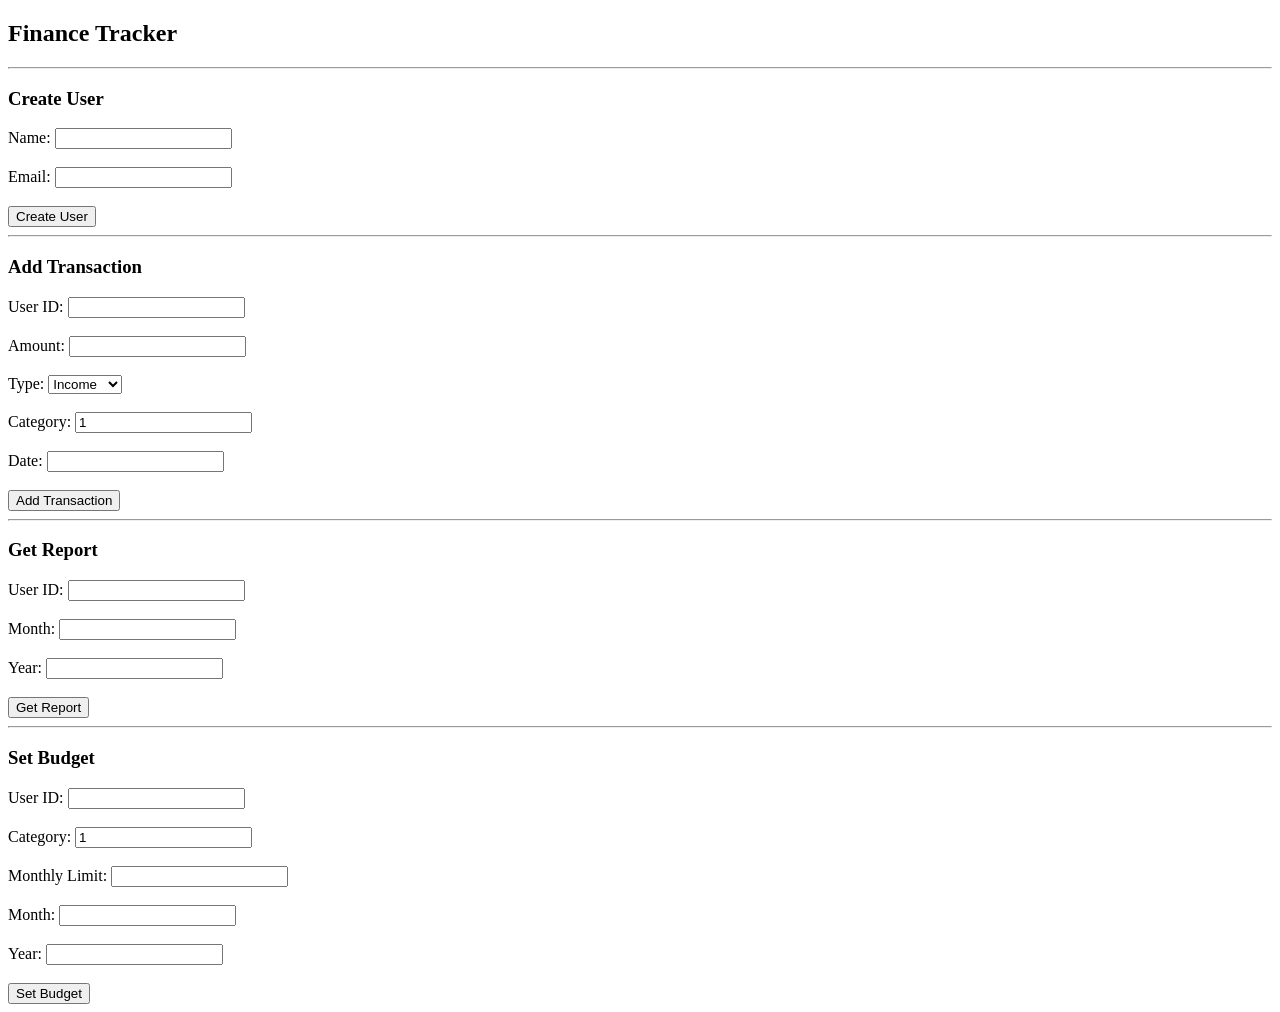
<file: FinanceTrackerSolution/FinanceTrackerUi/index.html>
<!DOCTYPE html>
<html>
<head>
    <title>Finance Tracker</title>
</head>
<body>

<h2>Finance Tracker</h2>

<hr>

<h3>Create User</h3>
<form action="https://localhost:7273/users" method="post">
    Name: <input name="name"><br><br>
    Email: <input name="email"><br><br>
    <button type="submit">Create User</button>
</form>

<hr>

<h3>Add Transaction</h3>
<form action="https://localhost:7273/transactions" method="post">
    User ID: <input name="userId"><br><br>
    Amount: <input name="amount"><br><br>
    Type:
    <select name="type">
        <option value="1">Income</option>
        <option value="2">Expense</option>
    </select><br><br>
    Category: <input name="category" value="1"><br><br>
    Date: <input name="date"><br><br>

    <button type="submit">Add Transaction</button>
</form>

<hr>

<h3>Get Report</h3>
<form action="https://localhost:7273/reports/summary" method="get">
    User ID: <input name="userId"><br><br>
    Month: <input name="month"><br><br>
    Year: <input name="year"><br><br>

    <button type="submit">Get Report</button>
</form>

<hr>

<h3>Set Budget</h3>
<form action="https://localhost:7273/budgets" method="post">
    User ID: <input name="userId"><br><br>
    Category: <input name="category" value="1"><br><br>
    Monthly Limit: <input name="monthlyLimit"><br><br>
    Month: <input name="month"><br><br>
    Year: <input name="year"><br><br>

    <button type="submit">Set Budget</button>
</form>

</body>
</html>
</file>
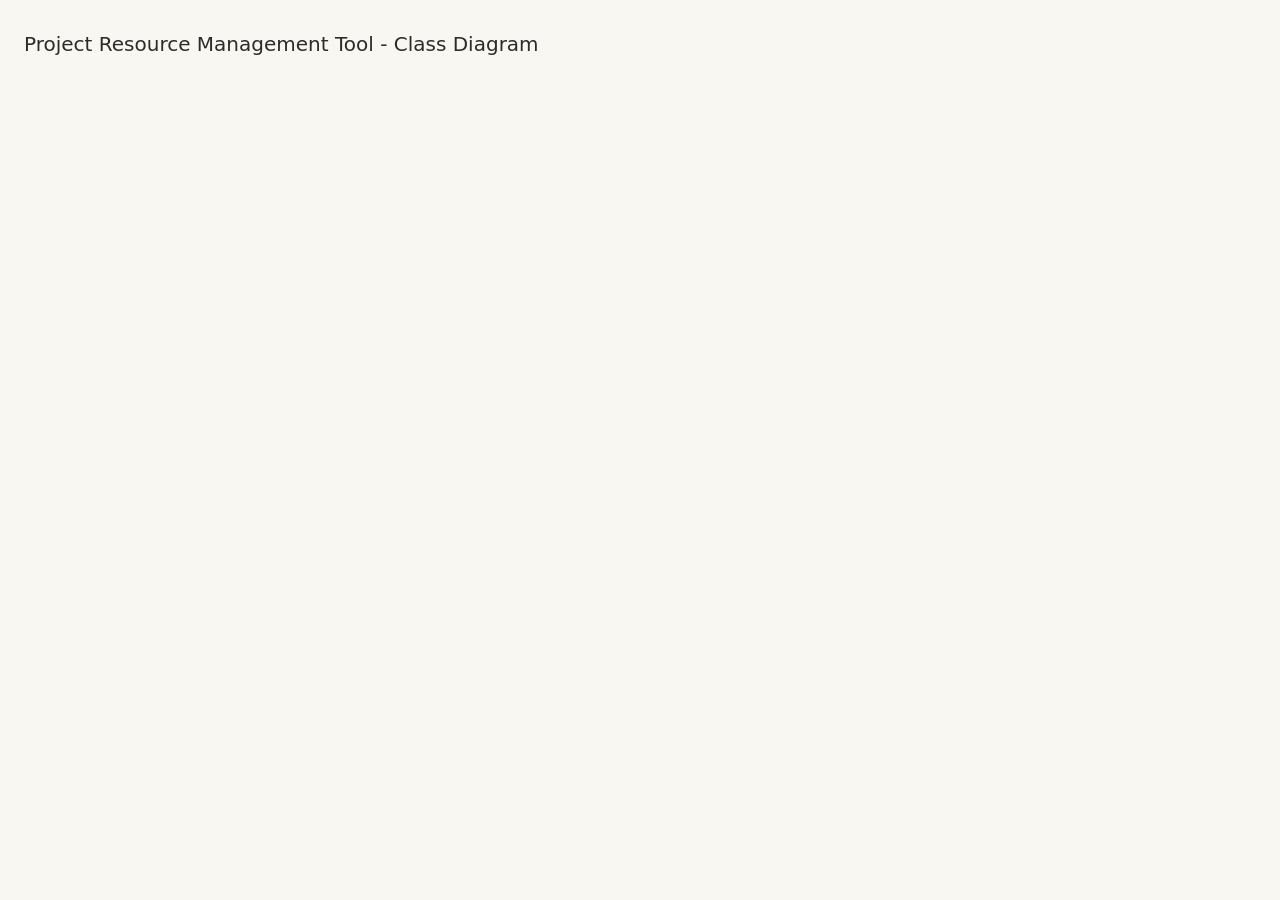
<file: diagrams/class-diagram.html>
<!DOCTYPE html>
<html lang="en">

<head>
  <meta charset="UTF-8" />
  <meta name="viewport" content="width=device-width,initial-scale=1" />
  <title>Project Resource Management Tool - Class Diagram</title>
  <style>
    :root {
      --bg: #f8f7f2;
      --bg2: #ffffff;
      --text: #2c2c2a;
      --text2: #5f5e5a;
      --border: rgba(44, 44, 42, 0.15);
    }

    @media (prefers-color-scheme: dark) {
      :root {
        --bg: #1e1e1c;
        --bg2: #2a2a28;
        --text: #d4d2c8;
        --text2: #9c9a92;
        --border: rgba(212, 210, 200, 0.15);
      }
    }

    * {
      box-sizing: border-box;
      margin: 0;
      padding: 0;
    }

    body {
      font-family: system-ui, -apple-system, sans-serif;
      background: var(--bg);
      color: var(--text);
      padding: 32px 24px 48px;
    }

    h1 {
      font-size: 20px;
      font-weight: 500;
      margin-bottom: 6px;
    }

    .subtitle {
      font-size: 13px;
      color: var(--text2);
      margin-bottom: 24px;
    }

    .changes {
      background: #d4edda;
      border: 1px solid #28a745;
      border-radius: 8px;
      padding: 16px;
      margin-bottom: 24px;
      color: #155724;
    }

    .changes h2 {
      font-size: 14px;
      margin-bottom: 8px;
    }

    .changes ul {
      margin-left: 20px;
      font-size: 12px;
    }

    .changes li {
      margin-bottom: 4px;
    }

    #cd {
      width: 100%;
      overflow-x: auto;
    }

    #cd svg {
      min-width: 900px;
    }
  </style>
</head>

<body>

  <h1>Project Resource Management Tool - Class Diagram</h1>


  <div id="cd"></div>

  <script type="module">
    import mermaid from 'https://esm.sh/mermaid@11/dist/mermaid.esm.min.mjs';
    const dark = matchMedia('(prefers-color-scheme: dark)').matches;
    await document.fonts.ready;
    mermaid.initialize({
      startOnLoad: false,
      theme: 'base',
      fontFamily: 'system-ui, -apple-system, sans-serif',
      themeVariables: {
        darkMode: dark,
        fontSize: '13px', fontFamily: 'system-ui, -apple-system, sans-serif',
        lineColor: dark ? '#9c9a92' : '#73726c',
        textColor: dark ? '#c2c0b6' : '#3d3d3a',
      },
    });

    const diagram = `classDiagram
  class User {
    +int Id
    +string Username
    +string Email
    +string PasswordHash
    +UserRole Role
    +bool IsActive
    +bool ForcePasswordChange
  }
  class Employee {
    +int Id
    +int UserId
    +int? ManagerUserId
    +string FullName
    +string Email
    +string Department
    +string Designation
    +EmployeeStatus Status
    +bool IsActive
  }
  class Project {
    +int Id
    +string Name
    +string Description
    +DateTime StartDate
    +DateTime EndDate
    +ProjectStatus Status
    +HealthFlag Health
    +int ManagerId
    +int TotalStoryPoints
  }
  class Milestone {
    +int Id
    +int ProjectId
    +string Title
    +DateTime DueDate
    +int StoryPoints
    +MilestoneStatus Status
    +DateTime CompletedAt
  }
  class Allocation {
    +int Id
    +int EmployeeId
    +int ProjectId
    +int AllocatedBy
    +int UtilizationPct
    +DateTime StartDate
    +DateTime EndDate
    +bool IsActive
  }
  class Timesheet {
    +int Id
    +int EmployeeId
    +int ProjectId
    +int ApprovedBy
    +DateTime WeekStart
    +float HoursLogged
    +TimesheetStatus Status
    +string RejectionReason
  }
  class Skill {
    +int Id
    +string Name
    +string Category
  }
  class EmployeeSkill {
    +int EmployeeId
    +int SkillId
    +ProficiencyLevel Proficiency
  }
  class ActivityTag {
    +int Id
    +string TagName
    +string Category
    +bool IsActive
  }
  class TimesheetTag {
    +int Id
    +int TimesheetId
    +int ActivityTagId
  }
  class Notification {
    +int Id
    +int UserId
    +string Message
    +NotificationType Type
    +bool IsRead
  }

  class IUserRepository {
    <<interface>>
    +GetById(id) User
    +GetByUsername(username) User
    +Create(user) User
    +Update(user) User
  }
  class IEmployeeRepository {
    <<interface>>
    +GetAll() List~Employee~
    +GetById(id) Employee
    +GetByUserId(userId) Employee
    +GetByManagerUserId(mgrUserId) List~Employee~
    +Create(employee) Employee
    +Update(employee) Employee
  }
  class IProjectRepository {
    <<interface>>
    +GetAll() List~Project~
    +GetById(id) Project
    +GetByManager(managerId) List~Project~
    +Create(project) Project
    +Update(project) Project
  }
  class IAllocationRepository {
    <<interface>>
    +GetAll() List~Allocation~
    +GetByEmployee(employeeId) List~Allocation~
    +GetByProject(projectId) List~Allocation~
    +GetActive(employeeId) List~Allocation~
    +Create(allocation) Allocation
    +Update(allocation) Allocation
    +EndAll(employeeId, endDate) void
  }
  class ITimesheetRepository {
    <<interface>>
    +GetAll() List~Timesheet~
    +GetById(id) Timesheet
    +GetByEmployee(employeeId) List~Timesheet~
    +GetByProject(projectId) List~Timesheet~
    +Create(timesheet) Timesheet
    +Update(timesheet) Timesheet
  }
  class INotificationRepository {
    <<interface>>
    +GetUnread(userId) List~Notification~
    +Create(notification) Notification
    +MarkRead(notificationId) void
  }
  class IAuthService {
    <<interface>>
    +Login(username, password) string
    +SignUp(signUpDto) User
    +Logout(token) void
    +ChangePassword(userId, newPwd) void
    +ValidateToken(token) bool
  }
  class IEmployeeService {
    <<interface>>
    +GetAll() List~Employee~
    +GetById(id) Employee
    +GetAvailable(utilizationThreshold) List~Employee~
    +GetByManagerUserId(mgrUserId) List~Employee~
    +GetUtilization(employeeId) float
    +Create(dto) Employee
    +Update(id, dto) Employee
    +Deactivate(id) void
    +Reactivate(id) void
    +AssignManager(dto) void
    +AssignSkill(employeeId, skillDto) void
    +UpdateSkill(employeeId, skillId, proficiency) void
    +RemoveSkill(employeeId, skillId) void
  }
  class IProjectService {
    <<interface>>
    +GetAll() List~Project~
    +GetById(id) Project
    +GetByManager(managerId) List~Project~
    +Create(dto) Project
    +Update(id, dto) Project
    +GetHealth(id) HealthFlag
    +AddMilestone(projectId, dto) Milestone
    +UpdateMilestone(milestoneId, dto) Milestone
    +GetMilestones(projectId) List~Milestone~
    +GetCompletedStoryPoints(projectId) int
  }
  class IAllocationService {
    <<interface>>
    +GetAll() List~Allocation~
    +GetByEmployee(employeeId) List~Allocation~
    +GetByProject(projectId) List~Allocation~
    +Allocate(dto) Allocation
    +CheckOverAllocation(employeeId, pct, dates) bool
    +EndAllocation(id) void
    +RecomputeUtilization() void
  }
  class ITimesheetService {
    <<interface>>
    +GetAll() List~Timesheet~
    +GetById(id) Timesheet
    +GetByEmployee(employeeId) List~Timesheet~
    +GetByProject(projectId) List~Timesheet~
    +Submit(dto) Timesheet
    +Update(id, dto) Timesheet
    +Approve(id, approverId) void
    +Reject(id, reason, approverId) void
    +GetMissed() List~Timesheet~
    +MarkMissed(employeeId, weekStart) void
  }
  class INotificationService {
    <<interface>>
    +Create(userId, message, type) Notification
    +GetUnread(userId) List~Notification~
    +MarkAsRead(notificationId) void
    +MarkAllAsRead(userId) void
  }
  class ISystemConfigService {
    <<interface>>
    +Get(key) string
    +Set(key, value) void
    +GetAll() Dictionary~string,string~
  }
  class ILLMService {
    <<interface>>
    +FindBestMatch(requirement) List~MatchResult~
    +GetRiskSummary(projectId) string
  }
  class GeminiAdapter {
    +FindBestMatch(requirement) List~MatchResult~
    +GetRiskSummary(projectId) string
  }
  class GroqAdapter {
    +FindBestMatch(requirement) List~MatchResult~
    +GetRiskSummary(projectId) string
  }
  class BackgroundScheduler {
    +int IntervalHours
    +Run() void
    -RecomputeUtilization() void
    -EvaluateProjectHealth() void
    -MarkMissedTimesheets() void
  }
  class AuthController {
    +Post_Login(dto) IActionResult
    +Post_SignUp(dto) IActionResult
    +Post_Logout(token) IActionResult
    +Post_ChangePassword(dto) IActionResult
  }
  class EmployeeController {
    +Get_All() IActionResult
    +Get_ById(id) IActionResult
    +Get_Available() IActionResult
    +Get_ByManager(managerUserId) IActionResult
    +Post_Create(dto) IActionResult
    +Put_Update(id, dto) IActionResult
    +Put_AssignManager(dto) IActionResult
    +Delete_Deactivate(id) IActionResult
    +Post_AssignSkill(employeeId, dto) IActionResult
    +Put_UpdateSkill(id, skillId, dto) IActionResult
    +Delete_RemoveSkill(id, skillId) IActionResult
  }
  class ProjectController {
    +Get_All() IActionResult
    +Get_ById(id) IActionResult
    +Get_ByManager(id) IActionResult
    +Post_Create(dto) IActionResult
    +Put_Update(id, dto) IActionResult
    +Get_Health(id) IActionResult
    +Post_AddMilestone(projectId, dto) IActionResult
    +Get_MilestonesByProject(projectId) IActionResult
    +Put_UpdateMilestone(milestoneId, dto) IActionResult
  }
  class AllocationController {
    +Get_ByEmployee(employeeId) IActionResult
    +Get_ByProject(projectId) IActionResult
    +Post_Allocate(dto) IActionResult
    +Put_End(id) IActionResult
  }
  class TimesheetController {
    +Get_ByEmployee(employeeId) IActionResult
    +Post_Submit(dto) IActionResult
    +Put_Update(id, dto) IActionResult
    +Put_Approve(id) IActionResult
    +Put_Reject(id, reason) IActionResult
  }
  class SystemConfigController {
    +Get_All() IActionResult
    +Put_Set(key, value) IActionResult
  }
  class AiController {
    +Post_SkillMatch(dto) IActionResult
    +Get_RiskSummary(projectId) IActionResult
  }

  ILLMService <|.. GeminiAdapter : implements
  ILLMService <|.. GroqAdapter : implements
  IAuthService <.. AuthController : uses
  IEmployeeService <.. EmployeeController : uses
  IProjectService <.. ProjectController : uses
  IAllocationService <.. AllocationController : uses
  ITimesheetService <.. TimesheetController : uses
  ISystemConfigService <.. SystemConfigController : uses
  ILLMService <.. AiController : uses
  IEmployeeService <.. AiController : uses
  INotificationService <.. TimesheetController : uses
  INotificationService <.. AllocationController : uses
  User "1" --> "0..1" Employee : has profile
  User "1" --> "0..*" Employee : manages team
  Employee "1" --> "0..*" EmployeeSkill : has
  Skill "1" --> "0..*" EmployeeSkill : used in
  Employee "1" --> "0..*" Allocation : allocated via
  Project "1" --> "0..*" Allocation : includes
  Project "1" --> "0..*" Milestone : has
  Employee "1" --> "0..*" Timesheet : submits
  Project "1" --> "0..*" Timesheet : logged for
  Timesheet "1" --> "0..*" TimesheetTag : tagged with
  ActivityTag "1" --> "0..*" TimesheetTag : used in
  BackgroundScheduler ..> ITimesheetService : triggers
  BackgroundScheduler ..> IProjectService : updates health
  BackgroundScheduler ..> IAllocationService : recomputes utilization
  IAuthService ..> IUserRepository : uses
  IEmployeeService ..> IEmployeeRepository : uses
  IProjectService ..> IProjectRepository : uses
  IAllocationService ..> IAllocationRepository : uses
  ITimesheetService ..> ITimesheetRepository : uses
  INotificationService ..> INotificationRepository : uses
  IEmployeeService ..> IAllocationService : deactivation cascade
`;

    const { svg } = await mermaid.render('cd-svg', diagram);
    document.getElementById('cd').innerHTML = svg;
    document.querySelectorAll('#cd svg .node').forEach(node => {
      const firstPath = node.querySelector('path[d]');
      if (!firstPath) return;
      const d = firstPath.getAttribute('d');
      const nums = d.match(/-?[\d.]+/g)?.map(Number);
      if (!nums || nums.length < 8) return;
      const xs = [nums[0], nums[2], nums[4], nums[6]];
      const ys = [nums[1], nums[3], nums[5], nums[7]];
      const x = Math.min(...xs), y = Math.min(...ys);
      const w = Math.max(...xs) - x, h = Math.max(...ys) - y;
      const rect = document.createElementNS('http://www.w3.org/2000/svg', 'rect');
      rect.setAttribute('x', x); rect.setAttribute('y', y);
      rect.setAttribute('width', w); rect.setAttribute('height', h);
      rect.setAttribute('rx', '8');
      for (const a of ['fill', 'stroke', 'stroke-width', 'class', 'style']) {
        if (firstPath.hasAttribute(a)) rect.setAttribute(a, firstPath.getAttribute(a));
      }
      firstPath.replaceWith(rect);
    });
  </script>
</body>

</html>
</file>
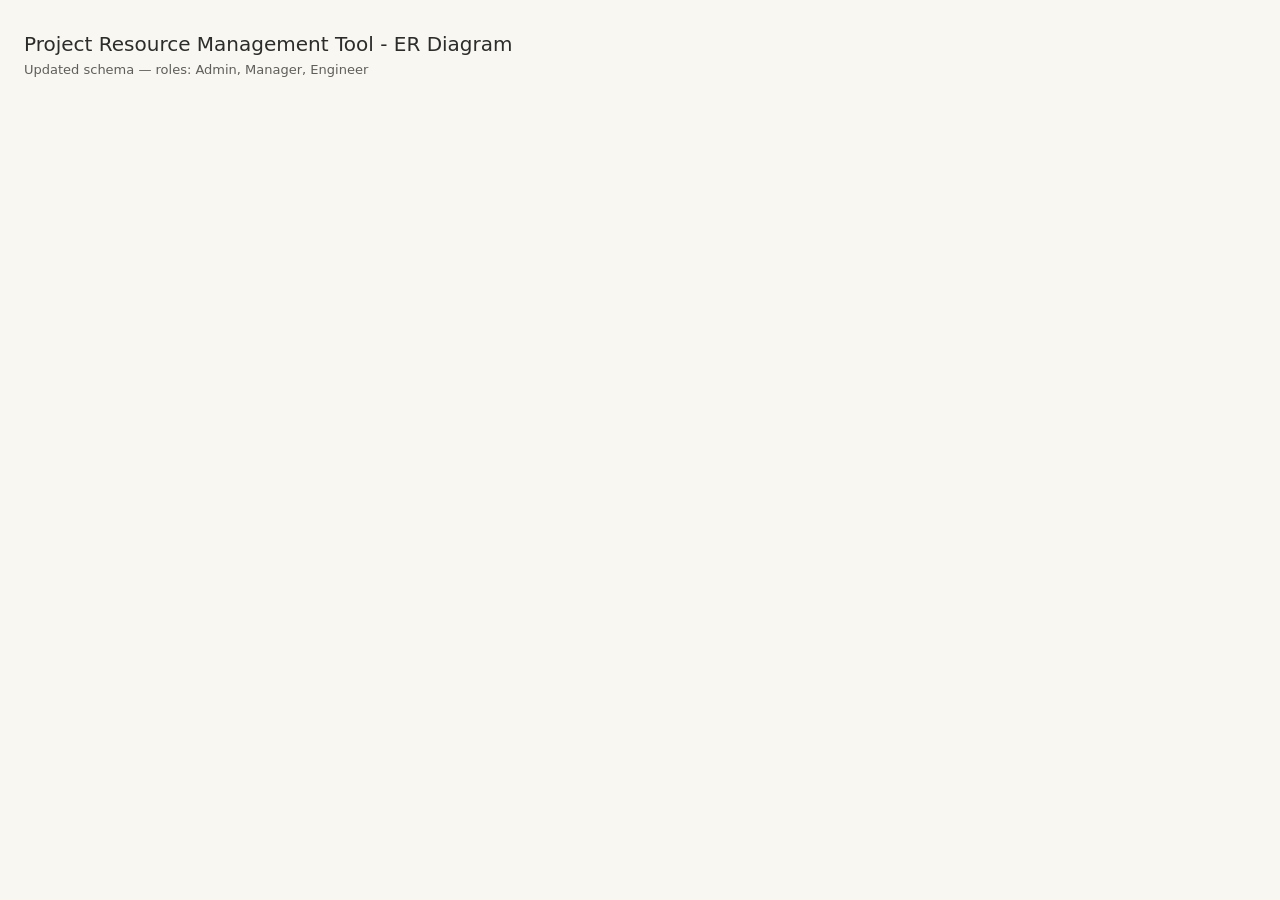
<file: diagrams/er-diagram.html>
<!DOCTYPE html>
<html lang="en">

<head>
  <meta charset="UTF-8" />
  <meta name="viewport" content="width=device-width,initial-scale=1" />
  <title>Project Resource Management Tool - ER Diagram (Updated)</title>
  <style>
    :root {
      --bg: #f8f7f2;
      --bg2: #ffffff;
      --text: #2c2c2a;
      --text2: #5f5e5a;
      --border: rgba(44, 44, 42, 0.15);
    }

    @media (prefers-color-scheme: dark) {
      :root {
        --bg: #1e1e1c;
        --bg2: #2a2a28;
        --text: #d4d2c8;
        --text2: #9c9a92;
        --border: rgba(212, 210, 200, 0.15);
      }
    }

    * {
      box-sizing: border-box;
      margin: 0;
      padding: 0;
    }

    body {
      font-family: system-ui, -apple-system, sans-serif;
      background: var(--bg);
      color: var(--text);
      padding: 32px 24px 48px;
    }

    h1 {
      font-size: 20px;
      font-weight: 500;
      margin-bottom: 6px;
    }

    .subtitle {
      font-size: 13px;
      color: var(--text2);
      margin-bottom: 24px;
    }

    .changes {
      background: #fff3cd;
      border: 1px solid #ffc107;
      border-radius: 8px;
      padding: 16px;
      margin-bottom: 24px;
      color: #856404;
    }

    .changes h2 {
      font-size: 14px;
      margin-bottom: 8px;
    }

    .changes ul {
      margin-left: 20px;
      font-size: 12px;
    }

    .changes li {
      margin-bottom: 4px;
    }

    #erd {
      width: 100%;
      overflow-x: auto;
    }

    #erd svg {
      min-width: 900px;
    }
  </style>
</head>

<body>

  <h1>Project Resource Management Tool - ER Diagram</h1>
  <p class="subtitle">Updated schema — roles: Admin, Manager, Engineer</p>

  <div id="erd"></div>

  <script type="module">
    import mermaid from 'https://esm.sh/mermaid@11/dist/mermaid.esm.min.mjs';
    const dark = matchMedia('(prefers-color-scheme: dark)').matches;
    await document.fonts.ready;
    mermaid.initialize({
      startOnLoad: false,
      theme: 'base',
      fontFamily: 'system-ui, -apple-system, sans-serif',
      themeVariables: {
        darkMode: dark,
        fontSize: '13px',
        fontFamily: 'system-ui, -apple-system, sans-serif',
        lineColor: dark ? '#9c9a92' : '#73726c',
        textColor: dark ? '#c2c0b6' : '#3d3d3a',
      },
    });

    const diagram = `erDiagram
  Users {
    int id PK
    string username "unique, not null"
    string email "unique, not null, valid format"
    string password_hash "bcrypt, not null"
    bool force_pwd_change "true on creation"
    string full_name "not null"
    string department
    string designation
    int manager_id FK "nullable; self-ref to Users.id"
    bool is_active "default true"
    datetime created_at
    datetime updated_at
  }

  Roles {
    int id PK
    string role "ADMIN|MANAGER|ENGINEER; unique, not null"
  }

  UserRoles {
    int id PK
    int user_id FK
    int role_id FK
  }

  UserStatus {
    int id PK
    int user_id FK "unique"
    string status "BENCH|ALLOCATED"
    datetime updated_at
  }

  Skills {
    int id PK
    string name "unique, not null"
    string category "BACKEND|FRONTEND|DEVOPS|QA|OTHER"
    datetime created_at
  }

  UserSkills {
    int id PK
    int user_id FK
    int skill_id FK
    string proficiency "BEGINNER|INTERMEDIATE|ADVANCED"
    datetime assigned_at
  }

  Projects {
    int id PK
    string name "not null"
    string description
    date start_date "not null"
    date end_date "not null"
    string status "PLANNED|ACTIVE|ON_HOLD|COMPLETED"
    string health "GREEN|AMBER|RED"
    int manager_user_id FK "FK to Users"
    int total_story_points "default 0"
    datetime created_at
    datetime updated_at
  }

  Milestones {
    int id PK
    int project_id FK
    string title "not null"
    date due_date "not null"
    int story_points "default 0"
    string status "NOT_STARTED|IN_PROGRESS|DONE"
    datetime completed_at "null until DONE"
    datetime updated_at
  }

  Allocations {
    int id PK
    int user_id FK
    int project_id FK
    int allocated_by FK "FK to Users (who created allocation)"
    int utilization_pct "1-100; sum across active le 100"
    date start_date "not null"
    date end_date "not null"
    bool is_active "false when ended"
    datetime created_at
    datetime updated_at
  }

  Timesheets {
    int id PK
    int user_id FK
    int project_id FK
    int approved_by FK "FK to Users (manager who reviewed)"
    date week_start "Monday of that week"
    float hours_logged "0.5 increments"
    string status "SUBMITTED|APPROVED|REJECTED|MISSED"
    string rejection_reason "null unless REJECTED"
    datetime submitted_at
    datetime reviewed_at
  }

  ActivityTags {
    int id PK
    string tag_name "unique, not null"
    string category "nullable"
    bool is_active "default true"
    datetime created_at
  }

  TimesheetTags {
    int id PK
    int timesheet_id FK
    int activity_tag_id FK
  }

  Notifications {
    int id PK
    int user_id FK
    string message "not null"
    string type "TIMESHEET_SUBMITTED|APPROVED|REJECTED|MISSED|ALLOCATION_CREATED|PASSWORD_RESET"
    bool is_read "default false"
    datetime created_at
  }

  Users ||--o{ UserRoles : "has roles"
  Roles ||--o{ UserRoles : "assigned via"
  Users ||--o| UserStatus : "has status"
  Users ||--o{ UserSkills : "has skills"
  Skills ||--o{ UserSkills : "assigned via"
  Users ||--o{ Projects : "manages"
  Projects ||--o{ Milestones : "broken into"
  Users ||--o{ Allocations : "allocated in"
  Projects ||--o{ Allocations : "contains"
  Users ||--o{ Allocations : "created allocation"
  Users ||--o{ Timesheets : "submits"
  Projects ||--o{ Timesheets : "logged against"
  Users ||--o{ Timesheets : "approved timesheet"
  Timesheets ||--o{ TimesheetTags : "tagged with"
  ActivityTags ||--o{ TimesheetTags : "used in"
  Users ||--o{ Notifications : "receives"
`;

    const { svg } = await mermaid.render('erd-svg', diagram);
    document.getElementById('erd').innerHTML = svg;

    document.querySelectorAll('#erd svg .node').forEach(node => {
      const firstPath = node.querySelector('path[d]');
      if (!firstPath) return;
      const d = firstPath.getAttribute('d');
      const nums = d.match(/-?[\d.]+/g)?.map(Number);
      if (!nums || nums.length < 8) return;
      const xs = [nums[0], nums[2], nums[4], nums[6]];
      const ys = [nums[1], nums[3], nums[5], nums[7]];
      const x = Math.min(...xs), y = Math.min(...ys);
      const w = Math.max(...xs) - x, h = Math.max(...ys) - y;
      const rect = document.createElementNS('http://www.w3.org/2000/svg', 'rect');
      rect.setAttribute('x', x); rect.setAttribute('y', y);
      rect.setAttribute('width', w); rect.setAttribute('height', h);
      rect.setAttribute('rx', '8');
      for (const a of ['fill', 'stroke', 'stroke-width', 'class', 'style']) {
        if (firstPath.hasAttribute(a)) rect.setAttribute(a, firstPath.getAttribute(a));
      }
      firstPath.replaceWith(rect);
    });
    document.querySelectorAll('#erd svg .row-rect-odd path, #erd svg .row-rect-even path').forEach(p => {
      p.setAttribute('stroke', 'none');
    });
  </script>
</body>

</html>
</file>
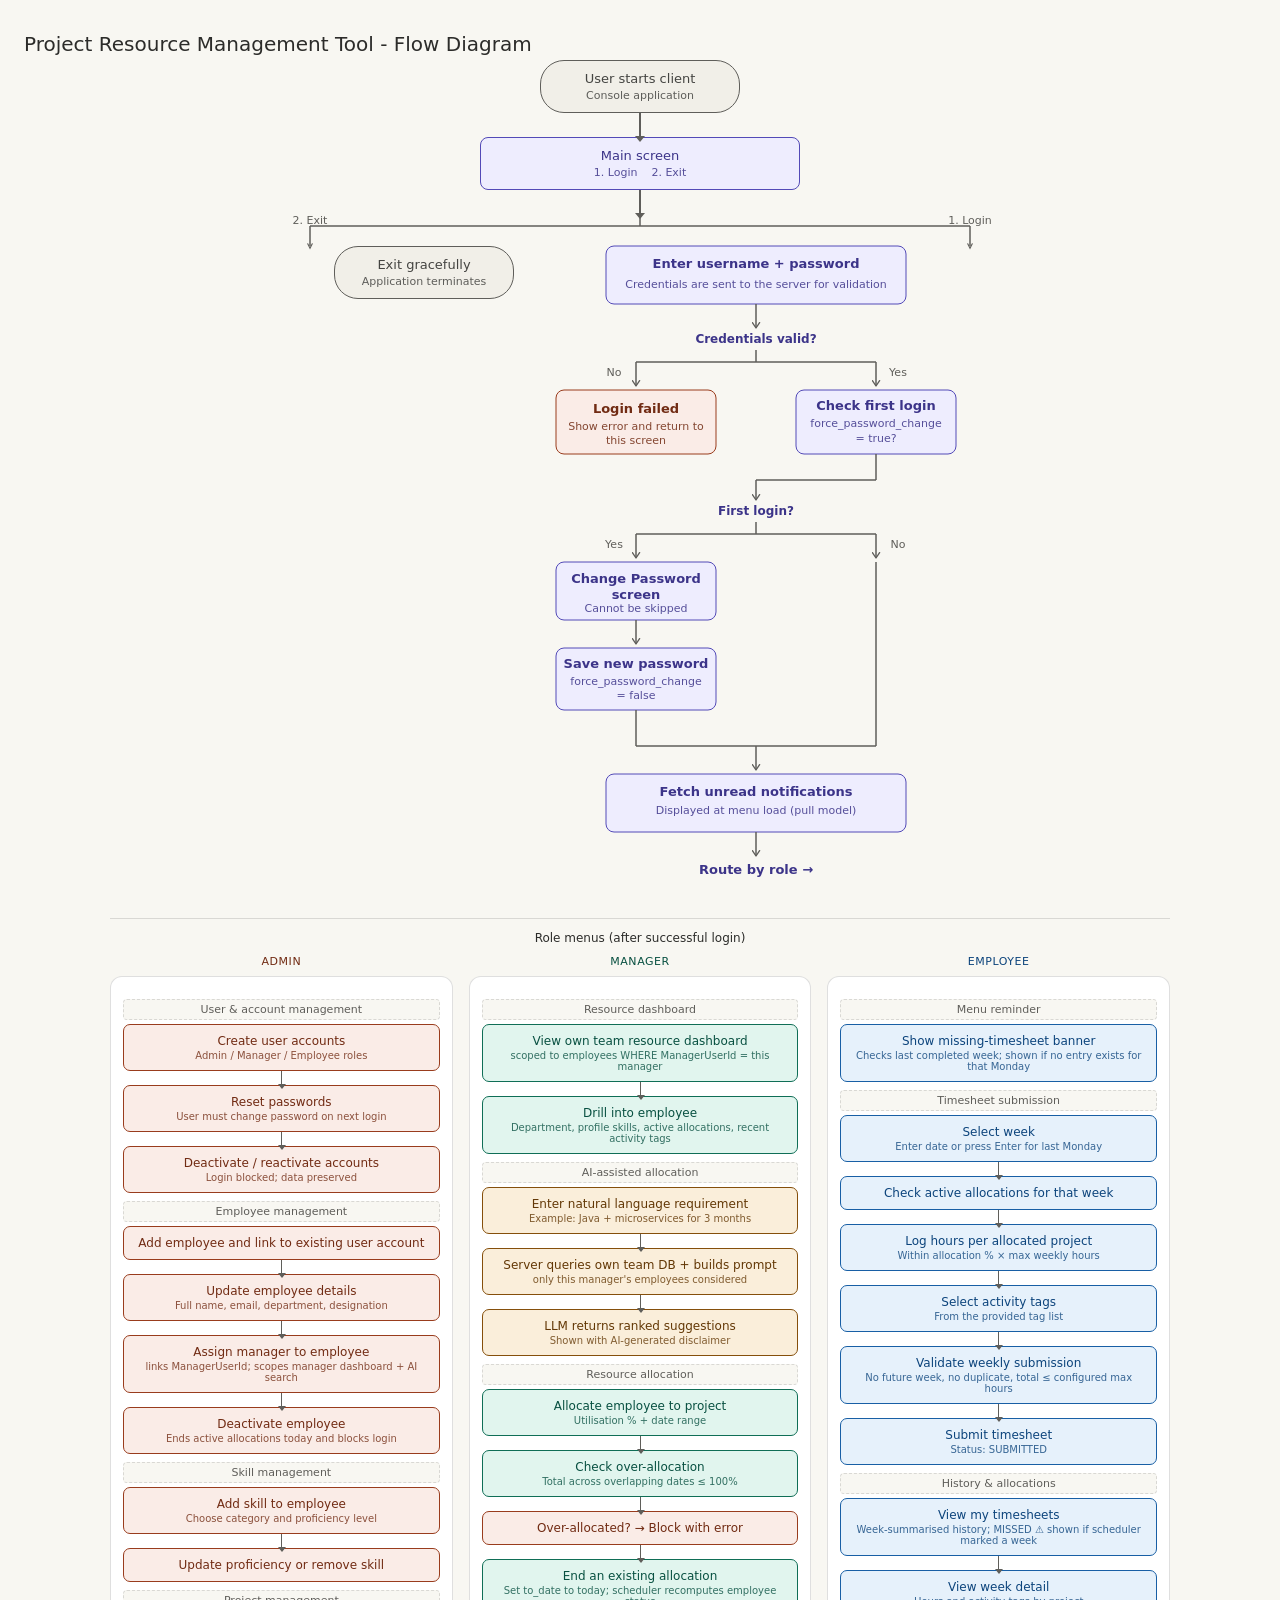
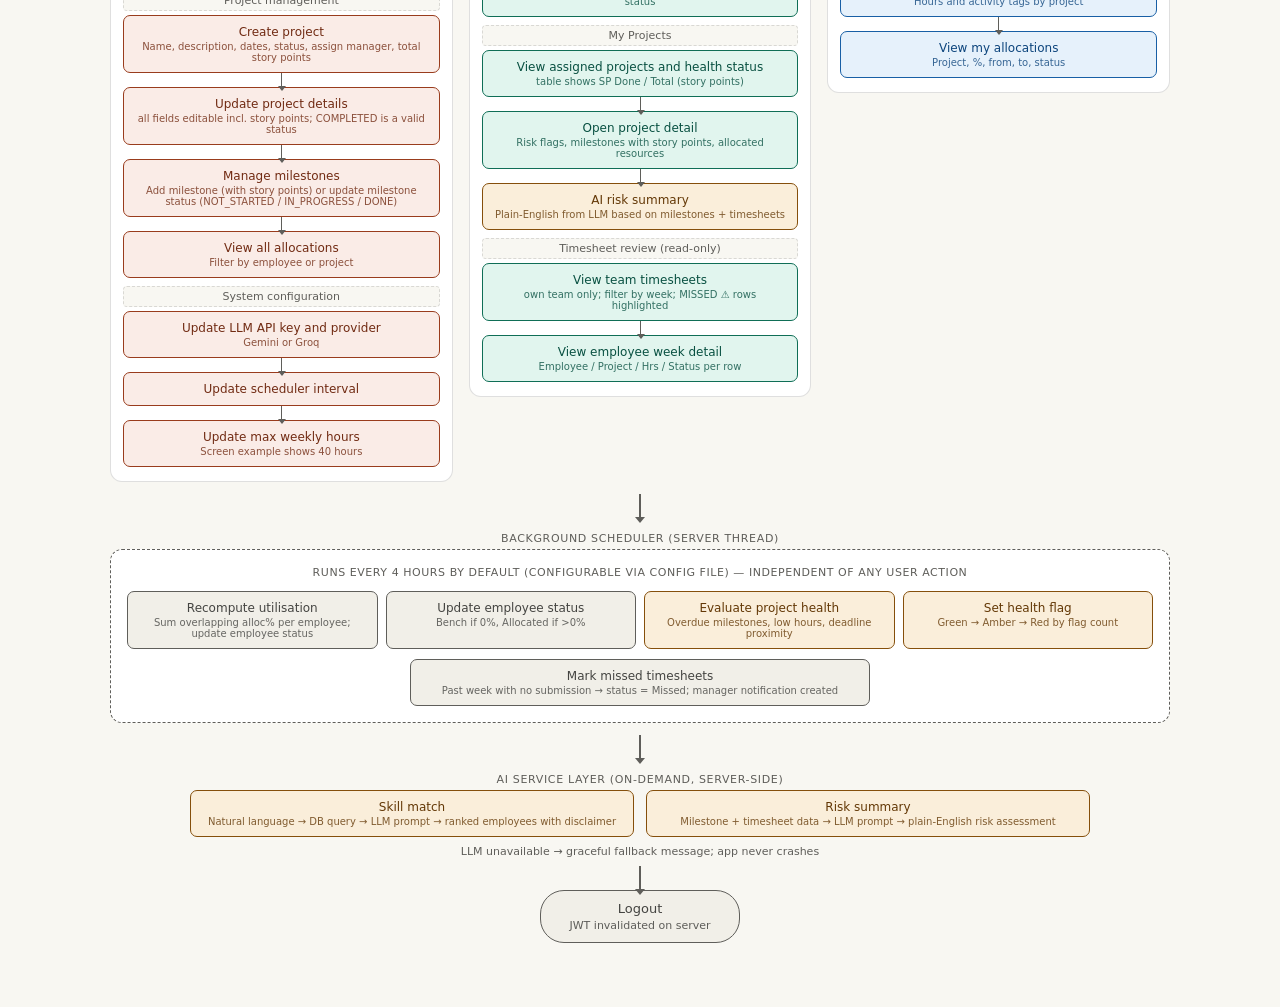
<file: diagrams/flow-diagram.html>
<!DOCTYPE html>
<html lang="en">
<head>
<meta charset="UTF-8"/>
<meta name="viewport" content="width=device-width,initial-scale=1"/>
<title>Project Resource Management Tool - Flow Diagram</title>
<style>
  :root {
    --bg: #f8f7f2; --bg2: #ffffff; --text: #2c2c2a; --text2: #5f5e5a;
    --border: rgba(44,44,42,0.15);
    --purple-fill:#EEEDFE; --purple-stroke:#534AB7; --purple-text:#3C3489;
    --teal-fill:#E1F5EE;   --teal-stroke:#0F6E56;   --teal-text:#085041;
    --coral-fill:#FAECE7;  --coral-stroke:#993C1D;  --coral-text:#712B13;
    --amber-fill:#FAEEDA;  --amber-stroke:#854F0B;  --amber-text:#633806;
    --gray-fill:#F1EFE8;   --gray-stroke:#5F5E5A;   --gray-text:#444441;
    --blue-fill:#E6F1FB;   --blue-stroke:#185FA5;   --blue-text:#0C447C;
  }
  @media (prefers-color-scheme:dark){
    :root{
      --bg:#1e1e1c; --bg2:#2a2a28; --text:#d4d2c8; --text2:#9c9a92;
      --border:rgba(212,210,200,0.15);
      --purple-fill:#26215C; --purple-stroke:#AFA9EC; --purple-text:#CECBF6;
      --teal-fill:#04342C;   --teal-stroke:#5DCAA5;   --teal-text:#9FE1CB;
      --coral-fill:#4A1B0C;  --coral-stroke:#F0997B;  --coral-text:#F5C4B3;
      --amber-fill:#412402;  --amber-stroke:#EF9F27;  --amber-text:#FAC775;
      --gray-fill:#2C2C2A;   --gray-stroke:#B4B2A9;   --gray-text:#D3D1C7;
      --blue-fill:#042C53;   --blue-stroke:#85B7EB;   --blue-text:#B5D4F4;
    }
  }
  *{box-sizing:border-box;margin:0;padding:0;}
  body{font-family:system-ui,-apple-system,sans-serif;background:var(--bg);color:var(--text);padding:32px 24px 64px;}
  h1{font-size:20px;font-weight:500;margin-bottom:4px;}
  .subtitle{font-size:13px;color:var(--text2);margin-bottom:12px;}
  .changes { 
    background: #e7f3ff; 
    border: 1px solid #0066cc; 
    border-radius: 8px; 
    padding: 16px; 
    margin-bottom: 24px;
    color: #004080;
  }
  .changes h2 { font-size: 14px; margin-bottom: 8px; }
  .changes ul { margin-left: 20px; font-size: 12px; }
  .changes li { margin-bottom: 4px; }
  .legend{display:flex;flex-wrap:wrap;gap:12px;margin-bottom:28px;padding:10px 14px;border:1px solid var(--border);border-radius:8px;background:var(--bg2);}
  .leg{display:flex;align-items:center;gap:6px;font-size:12px;color:var(--text2);}
  .dot{width:12px;height:12px;border-radius:3px;border:1.5px solid;}
  .flow{display:flex;flex-direction:column;align-items:center;gap:0;width:100%;max-width:1060px;margin:0 auto;}
  .node{border-radius:8px;padding:10px 16px;font-size:13px;font-weight:500;text-align:center;border-width:1px;border-style:solid;min-width:160px;}
  .node.pill{border-radius:24px;}
  .node sub{display:block;font-size:11px;font-weight:400;margin-top:3px;opacity:.85;}
  .node.gray  {background:var(--gray-fill);  border-color:var(--gray-stroke);  color:var(--gray-text);}
  .node.purple{background:var(--purple-fill);border-color:var(--purple-stroke);color:var(--purple-text);}
  .node.teal  {background:var(--teal-fill);  border-color:var(--teal-stroke);  color:var(--teal-text);}
  .node.coral {background:var(--coral-fill); border-color:var(--coral-stroke); color:var(--coral-text);}
  .node.amber {background:var(--amber-fill); border-color:var(--amber-stroke); color:var(--amber-text);}
  .node.blue  {background:var(--blue-fill);  border-color:var(--blue-stroke);  color:var(--blue-text);}
  .arrow{width:2px;height:24px;background:var(--text2);margin:0 auto;position:relative;flex-shrink:0;}
  .arrow::after{content:'';position:absolute;bottom:-5px;left:-4px;border-left:5px solid transparent;border-right:5px solid transparent;border-top:6px solid var(--text2);}
  .arrow.short{height:14px;}
  .decision{font-size:12px;font-weight:500;color:var(--purple-text);text-align:center;margin:4px 0 2px;}
  .branch3{display:flex;width:100%;max-width:1060px;gap:0;align-items:flex-start;justify-content:center;}
  .branch2{display:flex;width:100%;max-width:700px;gap:0;align-items:flex-start;justify-content:center;}
  .lane{display:flex;flex-direction:column;align-items:center;flex:1;gap:0;}
  .lane-label{font-size:11px;font-weight:500;text-transform:uppercase;letter-spacing:.05em;color:var(--text2);margin-bottom:8px;text-align:center;}
  .step{border-radius:7px;padding:9px 12px;font-size:12px;font-weight:500;text-align:center;border-width:1px;border-style:solid;width:100%;}
  .step sub{display:block;font-size:10px;font-weight:400;margin-top:2px;opacity:.8;}
  .step.gray  {background:var(--gray-fill);  border-color:var(--gray-stroke);  color:var(--gray-text);}
  .step.purple{background:var(--purple-fill);border-color:var(--purple-stroke);color:var(--purple-text);}
  .step.teal  {background:var(--teal-fill);  border-color:var(--teal-stroke);  color:var(--teal-text);}
  .step.coral {background:var(--coral-fill); border-color:var(--coral-stroke); color:var(--coral-text);}
  .step.amber {background:var(--amber-fill); border-color:var(--amber-stroke); color:var(--amber-text);}
  .step.blue  {background:var(--blue-fill);  border-color:var(--blue-stroke);  color:var(--blue-text);}
  .mini-arrow{width:1px;height:14px;background:var(--text2);margin:0 auto;position:relative;}
  .mini-arrow::after{content:'';position:absolute;bottom:-4px;left:-3px;border-left:4px solid transparent;border-right:4px solid transparent;border-top:5px solid var(--text2);}
  .sec{font-size:11px;color:var(--text2);text-align:center;padding:3px 8px;border-radius:4px;background:var(--bg);border:1px dashed var(--border);margin:8px 0 4px;width:100%;}
  .col-box{border-radius:12px;border:1px solid var(--border);padding:14px 12px;background:var(--bg2);width:100%;display:flex;flex-direction:column;align-items:center;gap:0;}
  .sched-box{border:1.5px dashed var(--gray-stroke);border-radius:12px;padding:16px;background:var(--bg2);width:100%;max-width:960px;}
  .sched-title{font-size:11px;font-weight:500;text-transform:uppercase;letter-spacing:.05em;color:var(--text2);text-align:center;margin-bottom:12px;}
  .sched-grid{display:grid;grid-template-columns:repeat(4,1fr);gap:8px;}
  .phase{font-size:11px;font-weight:500;text-transform:uppercase;letter-spacing:.06em;color:var(--text2);margin:14px auto 4px;text-align:center;}
  .ai-row{display:flex;gap:12px;width:100%;max-width:780px;}
  .ai-row .step{flex:1;}
  .connector{width:100%;overflow:visible;display:block;}
  .or-label{font-size:11px;color:var(--text2);text-align:center;margin:2px 0;}
  .note{font-size:11px;color:var(--text2);text-align:center;margin:6px 0;}
  .blabel{font-size:11px;color:var(--text2);text-align:center;}
  .divider{width:100%;max-width:1060px;height:1px;background:var(--border);margin:12px auto;}
</style>
</head>
<body>

<h1>Project Resource Management Tool - Flow Diagram</h1>


<div class="flow">

  <div class="node gray pill" style="width:200px">
    User starts client
    <sub>Console application</sub>
  </div>
  <div class="arrow"></div>

  <div class="node purple" style="width:320px">
    Main screen
    <sub>1. Login &nbsp;&nbsp; 2. Exit</sub>
  </div>
  <div class="arrow"></div>

  <svg class="connector" style="height:32px;max-width:1060px" viewBox="0 0 1060 32" preserveAspectRatio="xMidYMid meet">
    <line x1="530" y1="0" x2="530" y2="12" stroke="var(--text2)" stroke-width="1.5"/>
    <line x1="200" y1="12" x2="860" y2="12" stroke="var(--text2)" stroke-width="1.5"/>
    <line x1="200" y1="12" x2="200" y2="32" stroke="var(--text2)" stroke-width="1.5" marker-end="url(#arr)"/>
    <line x1="860" y1="12" x2="860" y2="32" stroke="var(--text2)" stroke-width="1.5" marker-end="url(#arr)"/>
    <text x="200" y="10" text-anchor="middle" font-size="11" fill="var(--text2)">2. Exit</text>
    <text x="860" y="10" text-anchor="middle" font-size="11" fill="var(--text2)">1. Login</text>
    <defs>
      <marker id="arr" viewBox="0 0 10 10" refX="5" refY="5" markerWidth="5" markerHeight="5" orient="auto-start-reverse">
        <path d="M2 2L8 5L2 8" fill="none" stroke="var(--text2)" stroke-width="1.5" stroke-linecap="round"/>
      </marker>
    </defs>
  </svg>

  <div class="branch3" style="gap:12px;align-items:flex-start;">

    <!-- ── EXIT lane ── -->
    <div class="lane" style="max-width:220px;">
      <div class="node gray pill" style="width:180px">
        Exit gracefully
        <sub>Application terminates</sub>
      </div>
    </div>

<!-- ── LOGIN lane ── -->
<div class="lane" style="max-width:420px;">
  <svg viewBox="0 0 420 660" width="420" height="660" xmlns="http://www.w3.org/2000/svg" style="overflow:visible;display:block;">
    <defs>
      <marker id="arr-login" viewBox="0 0 10 10" refX="8" refY="5" markerWidth="6" markerHeight="6" orient="auto-start-reverse">
        <path d="M2 1L8 5L2 9" fill="none" stroke="var(--text2)" stroke-width="1.5" stroke-linecap="round" stroke-linejoin="round"/>
      </marker>
    </defs>

    <!-- Enter username + password -->
    <rect x="60" y="0" width="300" height="58" rx="8" fill="var(--purple-fill)" stroke="var(--purple-stroke)" stroke-width="1"/>
    <text x="210" y="22" text-anchor="middle" font-size="13" font-weight="600" fill="var(--purple-text)" font-family="system-ui,sans-serif">Enter username + password</text>
    <text x="210" y="42" text-anchor="middle" font-size="11" fill="var(--purple-text)" font-family="system-ui,sans-serif" opacity=".85">Credentials are sent to the server for validation</text>

    <!-- Arrow down -->
    <line x1="210" y1="58" x2="210" y2="82" stroke="var(--text2)" stroke-width="1.5" marker-end="url(#arr-login)"/>

    <!-- Credentials valid? -->
    <text x="210" y="97" text-anchor="middle" font-size="12" font-weight="600" fill="var(--purple-text)" font-family="system-ui,sans-serif">Credentials valid?</text>

    <!-- Split line -->
    <line x1="210" y1="104" x2="210" y2="116" stroke="var(--text2)" stroke-width="1.5"/>
    <line x1="90"  y1="116" x2="330" y2="116" stroke="var(--text2)" stroke-width="1.5"/>
    <line x1="90"  y1="116" x2="90"  y2="140" stroke="var(--text2)" stroke-width="1.5" marker-end="url(#arr-login)"/>
    <line x1="330" y1="116" x2="330" y2="140" stroke="var(--text2)" stroke-width="1.5" marker-end="url(#arr-login)"/>
    <text x="68"  y="130" text-anchor="middle" font-size="11" fill="var(--text2)" font-family="system-ui,sans-serif">No</text>
    <text x="352" y="130" text-anchor="middle" font-size="11" fill="var(--text2)" font-family="system-ui,sans-serif">Yes</text>

    <!-- Login failed -->
    <rect x="10" y="144" width="160" height="64" rx="8" fill="var(--coral-fill)" stroke="var(--coral-stroke)" stroke-width="1"/>
    <text x="90" y="167" text-anchor="middle" font-size="13" font-weight="700" fill="var(--coral-text)" font-family="system-ui,sans-serif">Login failed</text>
    <text x="90" y="184" text-anchor="middle" font-size="11" fill="var(--coral-text)" font-family="system-ui,sans-serif" opacity=".85">Show error and return to</text>
    <text x="90" y="198" text-anchor="middle" font-size="11" fill="var(--coral-text)" font-family="system-ui,sans-serif" opacity=".85">this screen</text>

    <!-- Check first login -->
    <rect x="250" y="144" width="160" height="64" rx="8" fill="var(--purple-fill)" stroke="var(--purple-stroke)" stroke-width="1"/>
    <text x="330" y="164" text-anchor="middle" font-size="13" font-weight="600" fill="var(--purple-text)" font-family="system-ui,sans-serif">Check first login</text>
    <text x="330" y="181" text-anchor="middle" font-size="11" fill="var(--purple-text)" font-family="system-ui,sans-serif" opacity=".85">force_password_change</text>
    <text x="330" y="196" text-anchor="middle" font-size="11" fill="var(--purple-text)" font-family="system-ui,sans-serif" opacity=".85">= true?</text>

    <!-- Arrow from Check first login down, merge to center -->
    <line x1="330" y1="208" x2="330" y2="234" stroke="var(--text2)" stroke-width="1.5"/>
    <line x1="210" y1="234" x2="330" y2="234" stroke="var(--text2)" stroke-width="1.5"/>
    <line x1="210" y1="234" x2="210" y2="254" stroke="var(--text2)" stroke-width="1.5" marker-end="url(#arr-login)"/>

    <!-- First login? -->
    <text x="210" y="269" text-anchor="middle" font-size="12" font-weight="600" fill="var(--purple-text)" font-family="system-ui,sans-serif">First login?</text>

    <!-- Split line -->
    <line x1="210" y1="276" x2="210" y2="288" stroke="var(--text2)" stroke-width="1.5"/>
    <line x1="90"  y1="288" x2="330" y2="288" stroke="var(--text2)" stroke-width="1.5"/>
    <line x1="90"  y1="288" x2="90"  y2="312" stroke="var(--text2)" stroke-width="1.5" marker-end="url(#arr-login)"/>
    <line x1="330" y1="288" x2="330" y2="312" stroke="var(--text2)" stroke-width="1.5" marker-end="url(#arr-login)"/>
    <text x="68"  y="302" text-anchor="middle" font-size="11" fill="var(--text2)" font-family="system-ui,sans-serif">Yes</text>
    <text x="352" y="302" text-anchor="middle" font-size="11" fill="var(--text2)" font-family="system-ui,sans-serif">No</text>

    <!-- Change Password screen -->
    <rect x="10" y="316" width="160" height="58" rx="8" fill="var(--purple-fill)" stroke="var(--purple-stroke)" stroke-width="1"/>
    <text x="90" y="337" text-anchor="middle" font-size="13" font-weight="600" fill="var(--purple-text)" font-family="system-ui,sans-serif">Change Password</text>
    <text x="90" y="353" text-anchor="middle" font-size="13" font-weight="600" fill="var(--purple-text)" font-family="system-ui,sans-serif">screen</text>
    <text x="90" y="366" text-anchor="middle" font-size="11" fill="var(--purple-text)" font-family="system-ui,sans-serif" opacity=".85">Cannot be skipped</text>

    <!-- Arrow down to Save new password -->
    <line x1="90" y1="374" x2="90" y2="398" stroke="var(--text2)" stroke-width="1.5" marker-end="url(#arr-login)"/>

    <!-- Save new password -->
    <rect x="10" y="402" width="160" height="62" rx="8" fill="var(--purple-fill)" stroke="var(--purple-stroke)" stroke-width="1"/>
    <text x="90" y="422" text-anchor="middle" font-size="13" font-weight="600" fill="var(--purple-text)" font-family="system-ui,sans-serif">Save new password</text>
    <text x="90" y="439" text-anchor="middle" font-size="11" fill="var(--purple-text)" font-family="system-ui,sans-serif" opacity=".85">force_password_change</text>
    <text x="90" y="453" text-anchor="middle" font-size="11" fill="var(--purple-text)" font-family="system-ui,sans-serif" opacity=".85">= false</text>

    <!-- Yes branch: down then right to merge -->
    <line x1="90"  y1="464" x2="90"  y2="500" stroke="var(--text2)" stroke-width="1.5"/>
    <line x1="90"  y1="500" x2="210" y2="500" stroke="var(--text2)" stroke-width="1.5"/>

    <!-- No branch: straight down to merge -->
    <line x1="330" y1="316" x2="330" y2="500" stroke="var(--text2)" stroke-width="1.5"/>
    <line x1="210" y1="500" x2="330" y2="500" stroke="var(--text2)" stroke-width="1.5"/>

    <!-- Merged arrow down -->
    <line x1="210" y1="500" x2="210" y2="524" stroke="var(--text2)" stroke-width="1.5" marker-end="url(#arr-login)"/>

    <!-- Fetch unread notifications -->
    <rect x="60" y="528" width="300" height="58" rx="8" fill="var(--purple-fill)" stroke="var(--purple-stroke)" stroke-width="1"/>
    <text x="210" y="550" text-anchor="middle" font-size="13" font-weight="600" fill="var(--purple-text)" font-family="system-ui,sans-serif">Fetch unread notifications</text>
    <text x="210" y="568" text-anchor="middle" font-size="11" fill="var(--purple-text)" font-family="system-ui,sans-serif" opacity=".85">Displayed at menu load (pull model)</text>

    <!-- Arrow down -->
    <line x1="210" y1="586" x2="210" y2="610" stroke="var(--text2)" stroke-width="1.5" marker-end="url(#arr-login)"/>

    <!-- Route by role -->
    <text x="210" y="628" text-anchor="middle" font-size="13" font-weight="700" fill="var(--purple-text)" font-family="system-ui,sans-serif">Route by role →</text>
  </svg>
</div>

    </div><!-- end branch3 -->

  <div class="divider"></div>

  <div style="font-size:12px;font-weight:500;co lor:var(--text2);text-align:center;margin-bottom:10px;">Role menus (after successful login)</div>

  <div class="branch3" style="gap:16px;align-items:flex-start;">

    <!-- ── ADMIN ── -->
    <div class="lane">
      <div class="lane-label" style="color:var(--coral-text)">Admin</div>
      <div class="col-box">

        <div class="sec">User &amp; account management</div>
        <div class="step coral">Create user accounts<sub>Admin / Manager / Employee roles</sub></div>
        <div class="mini-arrow"></div>
        <div class="step coral">Reset passwords<sub>User must change password on next login</sub></div>
        <div class="mini-arrow"></div>
        <div class="step coral">Deactivate / reactivate accounts<sub>Login blocked; data preserved</sub></div>

        <div class="sec">Employee management</div>
        <div class="step coral">Add employee and link to existing user account</div>
        <div class="mini-arrow"></div>
        <div class="step coral">Update employee details<sub>Full name, email, department, designation</sub></div>
        <div class="mini-arrow"></div>
        <div class="step coral">Assign manager to employee<sub>links ManagerUserId; scopes manager dashboard + AI search</sub></div>
        <div class="mini-arrow"></div>
        <div class="step coral">Deactivate employee<sub>Ends active allocations today and blocks login</sub></div>

        <div class="sec">Skill management</div>
        <div class="step coral">Add skill to employee<sub>Choose category and proficiency level</sub></div>
        <div class="mini-arrow"></div>
        <div class="step coral">Update proficiency or remove skill</div>

        <div class="sec">Project management</div>
        <div class="step coral">Create project<sub>Name, description, dates, status, assign manager, total story points</sub></div>
        <div class="mini-arrow"></div>
        <div class="step coral">Update project details<sub>all fields editable incl. story points; COMPLETED is a valid status</sub></div>
        <div class="mini-arrow"></div>
        <div class="step coral">Manage milestones<sub>Add milestone (with story points) or update milestone status (NOT_STARTED / IN_PROGRESS / DONE)</sub></div>
        <div class="mini-arrow"></div>
        <div class="step coral">View all allocations<sub>Filter by employee or project</sub></div>

        <div class="sec">System configuration</div>
        <div class="step coral">Update LLM API key and provider<sub>Gemini or Groq</sub></div>
        <div class="mini-arrow"></div>
        <div class="step coral">Update scheduler interval</div>
        <div class="mini-arrow"></div>
        <div class="step coral">Update max weekly hours<sub>Screen example shows 40 hours</sub></div>
      </div>
    </div>

    <!-- ── MANAGER ── -->
    <div class="lane">
      <div class="lane-label" style="color:var(--teal-text)">Manager</div>
      <div class="col-box">

        <div class="sec">Resource dashboard</div>
        <div class="step teal">View own team resource dashboard<sub>scoped to employees WHERE ManagerUserId = this manager</sub></div>
        <div class="mini-arrow"></div>
        <div class="step teal">Drill into employee<sub>Department, profile skills, active allocations, recent activity tags</sub></div>

        <div class="sec">AI-assisted allocation</div>
        <div class="step amber">Enter natural language requirement<sub>Example: Java + microservices for 3 months</sub></div>
        <div class="mini-arrow"></div>
        <div class="step amber">Server queries own team DB + builds prompt<sub>only this manager's employees considered</sub></div>
        <div class="mini-arrow"></div>
        <div class="step amber">LLM returns ranked suggestions<sub>Shown with AI-generated disclaimer</sub></div>

        <div class="sec">Resource allocation</div>
        <div class="step teal">Allocate employee to project<sub>Utilisation % + date range</sub></div>
        <div class="mini-arrow"></div>
        <div class="step teal">Check over-allocation<sub>Total across overlapping dates ≤ 100%</sub></div>
        <div class="mini-arrow"></div>
        <div class="step coral">Over-allocated? → Block with error</div>
        <div class="mini-arrow"></div>
        <div class="step teal">End an existing allocation<sub>Set to_date to today; scheduler recomputes employee status</sub></div>

        <div class="sec">My Projects</div>
        <div class="step teal">View assigned projects and health status<sub>table shows SP Done / Total (story points)</sub></div>
        <div class="mini-arrow"></div>
        <div class="step teal">Open project detail<sub>Risk flags, milestones with story points, allocated resources</sub></div>
        <div class="mini-arrow"></div>
        <div class="step amber">AI risk summary<sub>Plain-English from LLM based on milestones + timesheets</sub></div>

        <div class="sec">Timesheet review (read-only)</div>
        <div class="step teal">View team timesheets<sub>own team only; filter by week; MISSED ⚠ rows highlighted</sub></div>
        <div class="mini-arrow"></div>
        <div class="step teal">View employee week detail<sub>Employee / Project / Hrs / Status per row</sub></div>
      </div>
    </div>

    <!-- ── EMPLOYEE ── -->
    <div class="lane">
      <div class="lane-label" style="color:var(--blue-text)">Employee</div>
      <div class="col-box">

        <div class="sec">Menu reminder</div>
        <div class="step blue">Show missing-timesheet banner<sub>Checks last completed week; shown if no entry exists for that Monday</sub></div>

        <div class="sec">Timesheet submission</div>
        <div class="step blue">Select week<sub>Enter date or press Enter for last Monday</sub></div>
        <div class="mini-arrow"></div>
        <div class="step blue">Check active allocations for that week</div>
        <div class="mini-arrow"></div>
        <div class="step blue">Log hours per allocated project<sub>Within allocation % × max weekly hours</sub></div>
        <div class="mini-arrow"></div>
        <div class="step blue">Select activity tags<sub>From the provided tag list</sub></div>
        <div class="mini-arrow"></div>
        <div class="step blue">Validate weekly submission<sub>No future week, no duplicate, total ≤ configured max hours</sub></div>
        <div class="mini-arrow"></div>
        <div class="step blue">Submit timesheet<sub>Status: SUBMITTED</sub></div>

        <div class="sec">History &amp; allocations</div>
        <div class="step blue">View my timesheets<sub>Week-summarised history; MISSED ⚠ shown if scheduler marked a week</sub></div>
        <div class="mini-arrow"></div>
        <div class="step blue">View week detail<sub>Hours and activity tags by project</sub></div>
        <div class="mini-arrow"></div>
        <div class="step blue">View my allocations<sub>Project, %, from, to, status</sub></div>
      </div>
    </div>

  </div><!-- end role columns -->

  <div class="arrow" style="margin-top:12px"></div>

  <div class="phase">Background scheduler (server thread)</div>
  <div class="sched-box" style="max-width:1060px;">
    <div class="sched-title">Runs every 4 hours by default (configurable via config file) — independent of any user action</div>
    <div class="sched-grid">
      <div class="step gray">Recompute utilisation<sub>Sum overlapping alloc% per employee; update employee status</sub></div>
      <div class="step gray">Update employee status<sub>Bench if 0%, Allocated if &gt;0%</sub></div>
      <div class="step amber">Evaluate project health<sub>Overdue milestones, low hours, deadline proximity</sub></div>
      <div class="step amber">Set health flag<sub>Green → Amber → Red by flag count</sub></div>
    </div>
    <div style="height:10px"></div>
    <div class="step gray" style="max-width:460px;margin:0 auto">
      Mark missed timesheets
      <sub>Past week with no submission → status = Missed; manager notification created</sub>
    </div>
  </div>

  <div class="arrow" style="margin-top:12px"></div>

  <div class="phase">AI service layer (on-demand, server-side)</div>
  <div class="ai-row" style="max-width:900px;">
    <div class="step amber" style="flex:1">
      Skill match
      <sub>Natural language → DB query → LLM prompt → ranked employees with disclaimer</sub>
    </div>
    <div class="step amber" style="flex:1">
      Risk summary
      <sub>Milestone + timesheet data → LLM prompt → plain-English risk assessment</sub>
    </div>
  </div>
  <div class="note" style="margin:8px 0">LLM unavailable → graceful fallback message; app never crashes</div>

  <div class="arrow"></div>

  <div class="node gray pill" style="width:200px">
    Logout
    <sub>JWT invalidated on server</sub>
  </div>

</div><!-- end flow -->
</body>
</html>
</file>
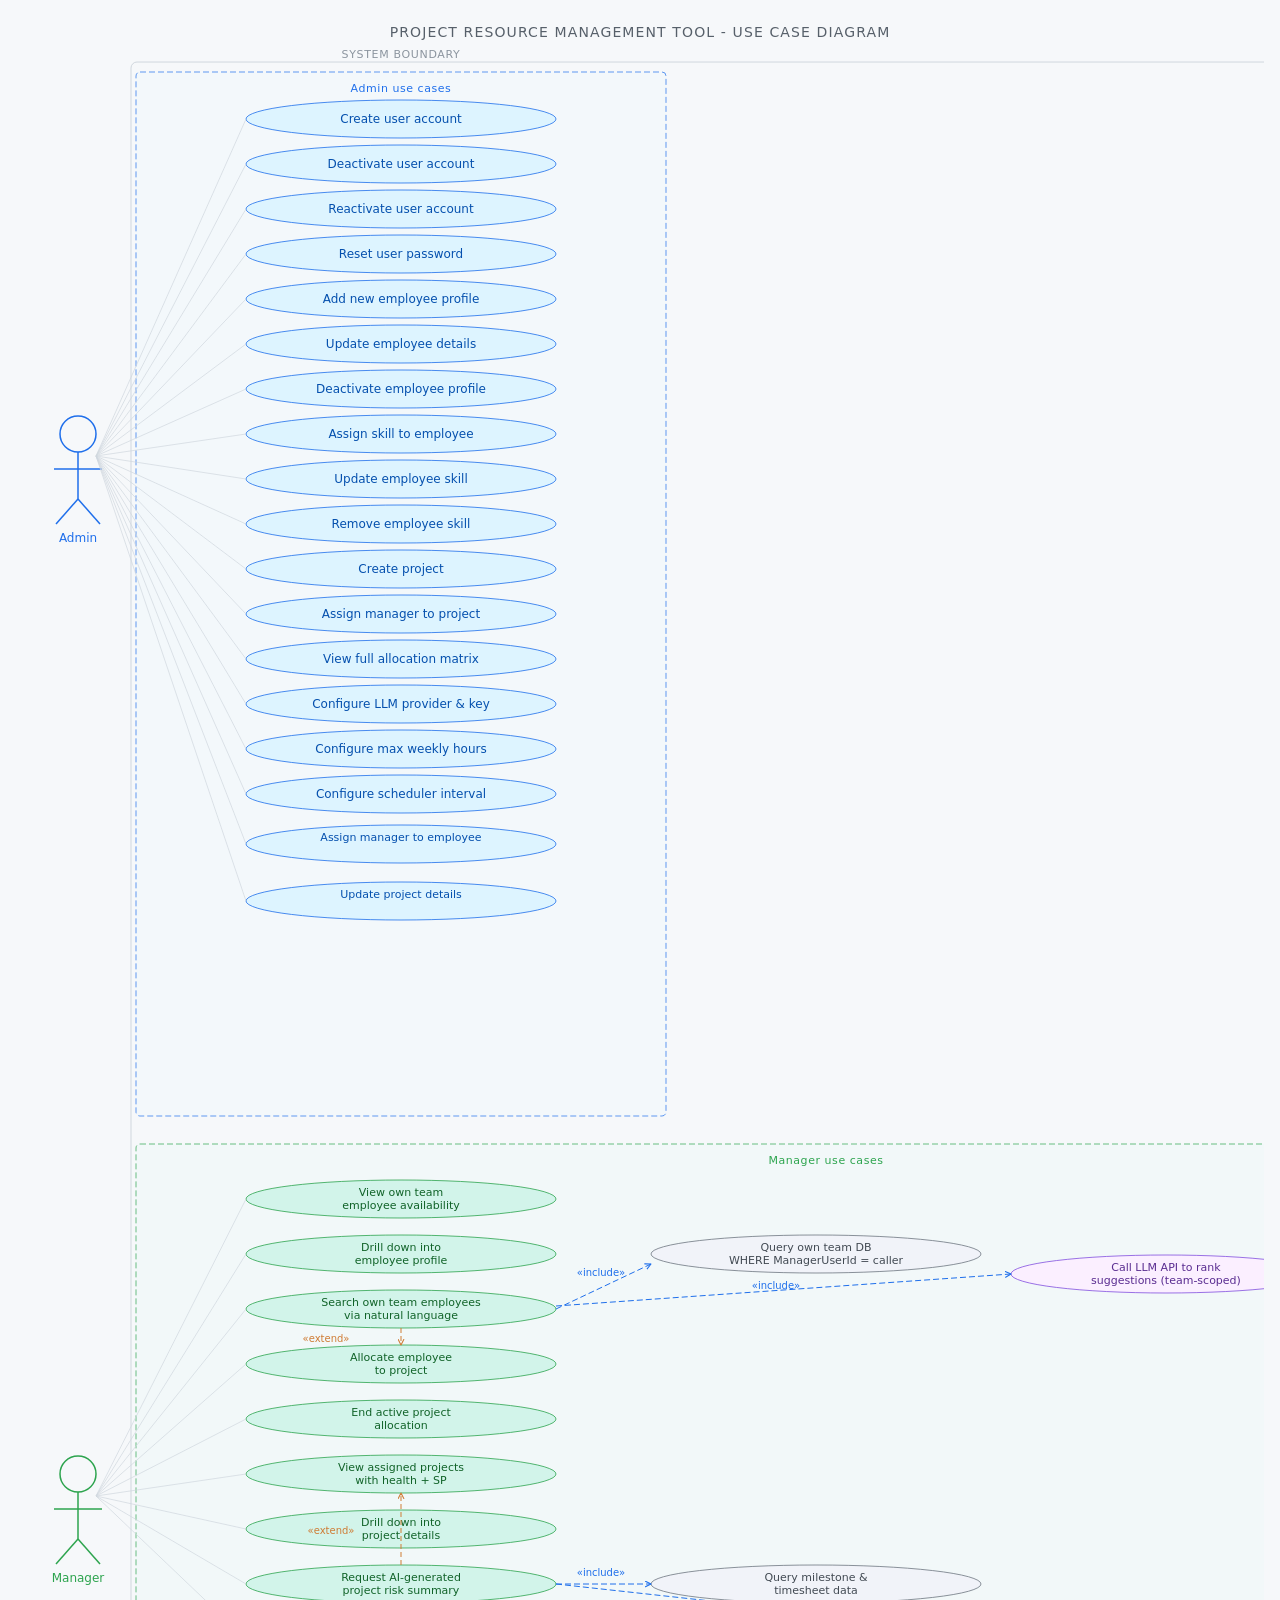
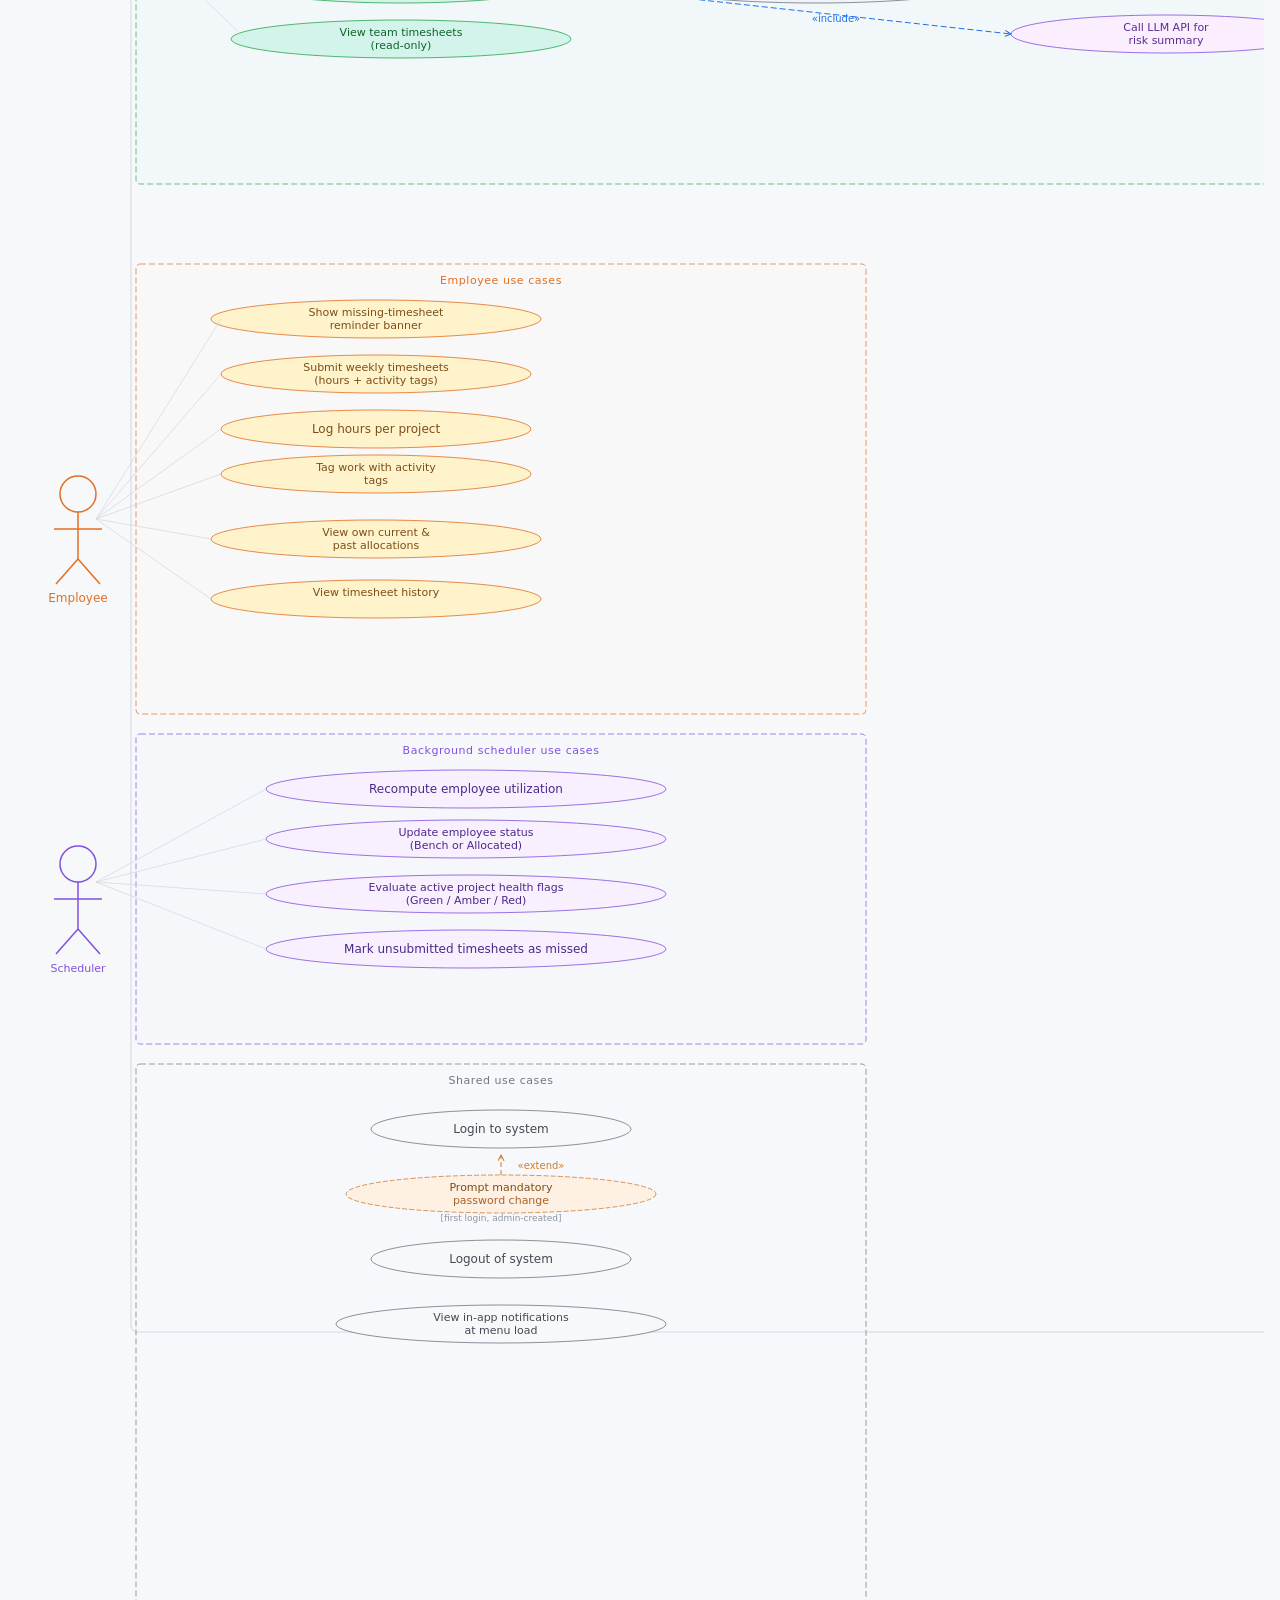
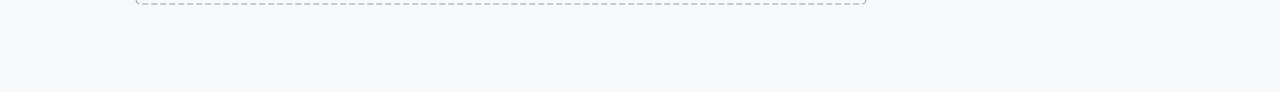
<file: diagrams/use-case-diagram.html>
<!DOCTYPE html>
<html lang="en">
<head>
<meta charset="UTF-8"/>
<meta name="viewport" content="width=device-width, initial-scale=1.0"/>
<title>Project Resource Management Tool - Use Case Diagram</title>
<style>
* { box-sizing: border-box; margin: 0; padding: 0; }
body {
  background: var(--bg, #f6f8fa);
  font-family: system-ui, sans-serif;
  padding: 24px 16px 48px;
}
@media (prefers-color-scheme: dark) {
  body { --bg: #0d1117; }
}
h1 {
  text-align: center;
  font-size: 14px;
  font-weight: 500;
  letter-spacing: .08em;
  text-transform: uppercase;
  color: #57606a;
  margin-bottom: 4px;
}
@media (prefers-color-scheme: dark) { h1 { color: #484f58; } }
.subtitle {
  text-align: center;
  font-size: 11px;
  color: #8c959f;
  margin-bottom: 20px;
  letter-spacing: .04em;
}
.legend {
  display: flex; flex-wrap: wrap; gap: 20px;
  justify-content: center; margin-bottom: 24px;
}
.li {
  display: flex; align-items: center; gap: 6px;
  font-size: 11px; color: #57606a;
}
@media (prefers-color-scheme: dark) { .li { color: #8b949e; } }
.ld { width: 10px; height: 10px; border-radius: 50%; }
.ll { width: 28px; height: 0; }
.wrap { overflow-x: auto; }
svg text { font-family: system-ui, -apple-system, sans-serif; }
</style>
</head>
<body>
<h1>Project Resource Management Tool - Use Case Diagram</h1>

<div class="wrap">
<svg xmlns="http://www.w3.org/2000/svg" viewBox="0 0 1700 3200" width="1700" style="display:block">
<defs>
  <marker id="mi" viewBox="0 0 10 10" refX="9" refY="5" markerWidth="7" markerHeight="7" orient="auto">
    <path d="M1 1L9 5L1 9" fill="none" stroke="#1F6FEB" stroke-width="1.5" stroke-linecap="round" stroke-linejoin="round"/>
  </marker>
  <marker id="me" viewBox="0 0 10 10" refX="9" refY="5" markerWidth="7" markerHeight="7" orient="auto">
    <path d="M1 1L9 5L1 9" fill="none" stroke="#CF7C35" stroke-width="1.5" stroke-linecap="round" stroke-linejoin="round"/>
  </marker>
</defs>

<rect x="115" y="18" width="1540" height="2870" rx="6"
  fill="none" stroke="#d0d7de" stroke-width="1"/>
<text x="385" y="14" font-size="11" fill="#8c959f" text-anchor="middle" letter-spacing=".06em">SYSTEM BOUNDARY</text>

<rect x="120" y="28" width="530" height="1044" rx="4"
  fill="#ddf4ff20" stroke="#1F6FEB" stroke-width="0.7" stroke-dasharray="6 3"/>
<text x="385" y="48" font-size="11" fill="#1F6FEB" text-anchor="middle" letter-spacing=".05em" font-weight="500">Admin use cases</text>

<ellipse cx="385" cy="75" rx="155" ry="19" fill="#ddf4ff" stroke="#1F6FEB" stroke-width="0.8"/>
<text x="385" y="79" font-size="12" fill="#0550ae" text-anchor="middle">Create user account</text>

<ellipse cx="385" cy="120" rx="155" ry="19" fill="#ddf4ff" stroke="#1F6FEB" stroke-width="0.8"/>
<text x="385" y="124" font-size="12" fill="#0550ae" text-anchor="middle">Deactivate user account</text>

<ellipse cx="385" cy="165" rx="155" ry="19" fill="#ddf4ff" stroke="#1F6FEB" stroke-width="0.8"/>
<text x="385" y="169" font-size="12" fill="#0550ae" text-anchor="middle">Reactivate user account</text>

<ellipse cx="385" cy="210" rx="155" ry="19" fill="#ddf4ff" stroke="#1F6FEB" stroke-width="0.8"/>
<text x="385" y="214" font-size="12" fill="#0550ae" text-anchor="middle">Reset user password</text>

<ellipse cx="385" cy="255" rx="155" ry="19" fill="#ddf4ff" stroke="#1F6FEB" stroke-width="0.8"/>
<text x="385" y="259" font-size="12" fill="#0550ae" text-anchor="middle">Add new employee profile</text>

<ellipse cx="385" cy="300" rx="155" ry="19" fill="#ddf4ff" stroke="#1F6FEB" stroke-width="0.8"/>
<text x="385" y="304" font-size="12" fill="#0550ae" text-anchor="middle">Update employee details</text>

<ellipse cx="385" cy="345" rx="155" ry="19" fill="#ddf4ff" stroke="#1F6FEB" stroke-width="0.8"/>
<text x="385" y="349" font-size="12" fill="#0550ae" text-anchor="middle">Deactivate employee profile</text>

<ellipse cx="385" cy="390" rx="155" ry="19" fill="#ddf4ff" stroke="#1F6FEB" stroke-width="0.8"/>
<text x="385" y="394" font-size="12" fill="#0550ae" text-anchor="middle">Assign skill to employee</text>

<ellipse cx="385" cy="435" rx="155" ry="19" fill="#ddf4ff" stroke="#1F6FEB" stroke-width="0.8"/>
<text x="385" y="439" font-size="12" fill="#0550ae" text-anchor="middle">Update employee skill</text>

<ellipse cx="385" cy="480" rx="155" ry="19" fill="#ddf4ff" stroke="#1F6FEB" stroke-width="0.8"/>
<text x="385" y="484" font-size="12" fill="#0550ae" text-anchor="middle">Remove employee skill</text>

<ellipse cx="385" cy="525" rx="155" ry="19" fill="#ddf4ff" stroke="#1F6FEB" stroke-width="0.8"/>
<text x="385" y="529" font-size="12" fill="#0550ae" text-anchor="middle">Create project</text>

<ellipse cx="385" cy="570" rx="155" ry="19" fill="#ddf4ff" stroke="#1F6FEB" stroke-width="0.8"/>
<text x="385" y="574" font-size="12" fill="#0550ae" text-anchor="middle">Assign manager to project</text>

<ellipse cx="385" cy="615" rx="155" ry="19" fill="#ddf4ff" stroke="#1F6FEB" stroke-width="0.8"/>
<text x="385" y="619" font-size="12" fill="#0550ae" text-anchor="middle">View full allocation matrix</text>

<ellipse cx="385" cy="660" rx="155" ry="19" fill="#ddf4ff" stroke="#1F6FEB" stroke-width="0.8"/>
<text x="385" y="664" font-size="12" fill="#0550ae" text-anchor="middle">Configure LLM provider &amp; key</text>

<ellipse cx="385" cy="705" rx="155" ry="19" fill="#ddf4ff" stroke="#1F6FEB" stroke-width="0.8"/>
<text x="385" y="709" font-size="12" fill="#0550ae" text-anchor="middle">Configure max weekly hours</text>

<ellipse cx="385" cy="750" rx="155" ry="19" fill="#ddf4ff" stroke="#1F6FEB" stroke-width="0.8"/>
<text x="385" y="754" font-size="12" fill="#0550ae" text-anchor="middle">Configure scheduler interval</text>

<ellipse cx="385" cy="800" rx="155" ry="19" fill="#ddf4ff" stroke="#1F6FEB" stroke-width="0.8"/>
<text x="385" y="797" font-size="11" fill="#0550ae" text-anchor="middle">Assign manager to employee</text>

<ellipse cx="385" cy="857" rx="155" ry="19" fill="#ddf4ff" stroke="#1F6FEB" stroke-width="0.8"/>
<text x="385" y="854" font-size="11" fill="#0550ae" text-anchor="middle">Update project details</text>

<circle cx="62" cy="390" r="18" fill="none" stroke="#1F6FEB" stroke-width="1.5"/>
<line x1="62" y1="408" x2="62" y2="455" stroke="#1F6FEB" stroke-width="1.5"/>
<line x1="38" y1="425" x2="86" y2="425" stroke="#1F6FEB" stroke-width="1.5"/>
<line x1="62" y1="455" x2="40" y2="480" stroke="#1F6FEB" stroke-width="1.5"/>
<line x1="62" y1="455" x2="84" y2="480" stroke="#1F6FEB" stroke-width="1.5"/>
<text x="62" y="498" font-size="12" fill="#1F6FEB" text-anchor="middle" font-weight="500">Admin</text>

<line x1="80" y1="412" x2="230" y2="75"  stroke="#d0d7de" stroke-width="0.7"/>
<line x1="80" y1="412" x2="230" y2="120" stroke="#d0d7de" stroke-width="0.7"/>
<line x1="80" y1="412" x2="230" y2="165" stroke="#d0d7de" stroke-width="0.7"/>
<line x1="80" y1="412" x2="230" y2="210" stroke="#d0d7de" stroke-width="0.7"/>
<line x1="80" y1="412" x2="230" y2="255" stroke="#d0d7de" stroke-width="0.7"/>
<line x1="80" y1="412" x2="230" y2="300" stroke="#d0d7de" stroke-width="0.7"/>
<line x1="80" y1="412" x2="230" y2="345" stroke="#d0d7de" stroke-width="0.7"/>
<line x1="80" y1="412" x2="230" y2="390" stroke="#d0d7de" stroke-width="0.7"/>
<line x1="80" y1="412" x2="230" y2="435" stroke="#d0d7de" stroke-width="0.7"/>
<line x1="80" y1="412" x2="230" y2="480" stroke="#d0d7de" stroke-width="0.7"/>
<line x1="80" y1="412" x2="230" y2="525" stroke="#d0d7de" stroke-width="0.7"/>
<line x1="80" y1="412" x2="230" y2="570" stroke="#d0d7de" stroke-width="0.7"/>
<line x1="80" y1="412" x2="230" y2="615" stroke="#d0d7de" stroke-width="0.7"/>
<line x1="80" y1="412" x2="230" y2="660" stroke="#d0d7de" stroke-width="0.7"/>
<line x1="80" y1="412" x2="230" y2="705"  stroke="#d0d7de" stroke-width="0.7"/>
<line x1="80" y1="412" x2="230" y2="750"  stroke="#d0d7de" stroke-width="0.7"/>
<line x1="80" y1="412" x2="230" y2="800"  stroke="#d0d7de" stroke-width="0.7"/>
<line x1="80" y1="412" x2="230" y2="857"  stroke="#d0d7de" stroke-width="0.7"/>

<rect x="120" y="1100" width="1380" height="640" rx="4"
  fill="#d2f4ea20" stroke="#2DA44E" stroke-width="0.7" stroke-dasharray="6 3"/>
<text x="810" y="1120" font-size="11" fill="#2DA44E" text-anchor="middle" letter-spacing=".05em" font-weight="500">Manager use cases</text>

<ellipse cx="385" cy="1155" rx="155" ry="19" fill="#d2f4ea" stroke="#2DA44E" stroke-width="0.8"/>
<text x="385" y="1152" font-size="11" fill="#116329" text-anchor="middle">View own team</text>
<text x="385" y="1165" font-size="11" fill="#116329" text-anchor="middle">employee availability</text>

<ellipse cx="385" cy="1210" rx="155" ry="19" fill="#d2f4ea" stroke="#2DA44E" stroke-width="0.8"/>
<text x="385" y="1207" font-size="11" fill="#116329" text-anchor="middle">Drill down into</text>
<text x="385" y="1220" font-size="11" fill="#116329" text-anchor="middle">employee profile</text>

<ellipse cx="385" cy="1265" rx="155" ry="19" fill="#d2f4ea" stroke="#2DA44E" stroke-width="0.8"/>
<text x="385" y="1262" font-size="11" fill="#116329" text-anchor="middle">Search own team employees</text>
<text x="385" y="1275" font-size="11" fill="#116329" text-anchor="middle">via natural language</text>

<ellipse cx="385" cy="1320" rx="155" ry="19" fill="#d2f4ea" stroke="#2DA44E" stroke-width="0.8"/>
<text x="385" y="1317" font-size="11" fill="#116329" text-anchor="middle">Allocate employee</text>
<text x="385" y="1330" font-size="11" fill="#116329" text-anchor="middle">to project</text>

<ellipse cx="385" cy="1375" rx="155" ry="19" fill="#d2f4ea" stroke="#2DA44E" stroke-width="0.8"/>
<text x="385" y="1372" font-size="11" fill="#116329" text-anchor="middle">End active project</text>
<text x="385" y="1385" font-size="11" fill="#116329" text-anchor="middle">allocation</text>

<ellipse cx="385" cy="1430" rx="155" ry="19" fill="#d2f4ea" stroke="#2DA44E" stroke-width="0.8"/>
<text x="385" y="1427" font-size="11" fill="#116329" text-anchor="middle">View assigned projects</text>
<text x="385" y="1440" font-size="11" fill="#116329" text-anchor="middle">with health + SP</text>

<ellipse cx="385" cy="1485" rx="155" ry="19" fill="#d2f4ea" stroke="#2DA44E" stroke-width="0.8"/>
<text x="385" y="1482" font-size="11" fill="#116329" text-anchor="middle">Drill down into</text>
<text x="385" y="1495" font-size="11" fill="#116329" text-anchor="middle">project details</text>

<ellipse cx="385" cy="1540" rx="155" ry="19" fill="#d2f4ea" stroke="#2DA44E" stroke-width="0.8"/>
<text x="385" y="1537" font-size="11" fill="#116329" text-anchor="middle">Request AI-generated</text>
<text x="385" y="1550" font-size="11" fill="#116329" text-anchor="middle">project risk summary</text>

<ellipse cx="385" cy="1595" rx="170" ry="19" fill="#d2f4ea" stroke="#2DA44E" stroke-width="0.8"/>
<text x="385" y="1592" font-size="11" fill="#116329" text-anchor="middle">View team timesheets</text>
<text x="385" y="1605" font-size="11" fill="#116329" text-anchor="middle">(read-only)</text>

<!-- Approve / Reject REMOVED — struck-through -->
<!-- Approve / Reject REMOVED — struck-through (removed) -->

<circle cx="62" cy="1430" r="18" fill="none" stroke="#2DA44E" stroke-width="1.5"/>
<line x1="62" y1="1448" x2="62" y2="1495" stroke="#2DA44E" stroke-width="1.5"/>
<line x1="38" y1="1465" x2="86" y2="1465" stroke="#2DA44E" stroke-width="1.5"/>
<line x1="62" y1="1495" x2="40" y2="1520" stroke="#2DA44E" stroke-width="1.5"/>
<line x1="62" y1="1495" x2="84" y2="1520" stroke="#2DA44E" stroke-width="1.5"/>
<text x="62" y="1538" font-size="12" fill="#2DA44E" text-anchor="middle" font-weight="500">Manager</text>

<line x1="80" y1="1452" x2="230" y2="1155" stroke="#d0d7de" stroke-width="0.7"/>
<line x1="80" y1="1452" x2="230" y2="1210" stroke="#d0d7de" stroke-width="0.7"/>
<line x1="80" y1="1452" x2="230" y2="1265" stroke="#d0d7de" stroke-width="0.7"/>
<line x1="80" y1="1452" x2="230" y2="1320" stroke="#d0d7de" stroke-width="0.7"/>
<line x1="80" y1="1452" x2="230" y2="1375" stroke="#d0d7de" stroke-width="0.7"/>
<line x1="80" y1="1452" x2="230" y2="1430" stroke="#d0d7de" stroke-width="0.7"/>
<line x1="80" y1="1452" x2="230" y2="1485" stroke="#d0d7de" stroke-width="0.7"/>
<line x1="80" y1="1452" x2="230" y2="1540" stroke="#d0d7de" stroke-width="0.7"/>
<line x1="80" y1="1452" x2="230" y2="1595" stroke="#d0d7de" stroke-width="0.7"/>

<!-- Enter rejection reason REMOVED (removed) -->

<ellipse cx="800" cy="1210" rx="165" ry="19" fill="#f1f3f9" stroke="#6E7781" stroke-width="0.8"/>
<text x="800" y="1207" font-size="11" fill="#424a53" text-anchor="middle">Query own team DB</text>
<text x="800" y="1220" font-size="11" fill="#424a53" text-anchor="middle">WHERE ManagerUserId = caller</text>

<ellipse cx="1150" cy="1230" rx="155" ry="19" fill="#fbefff" stroke="#8250DF" stroke-width="0.8"/>
<text x="1150" y="1227" font-size="11" fill="#5a2d91" text-anchor="middle">Call LLM API to rank</text>
<text x="1150" y="1240" font-size="11" fill="#5a2d91" text-anchor="middle">suggestions (team-scoped)</text>

<ellipse cx="800" cy="1540" rx="165" ry="19" fill="#f1f3f9" stroke="#6E7781" stroke-width="0.8"/>
<text x="800" y="1537" font-size="11" fill="#424a53" text-anchor="middle">Query milestone &amp;</text>
<text x="800" y="1550" font-size="11" fill="#424a53" text-anchor="middle">timesheet data</text>

<ellipse cx="1150" cy="1590" rx="155" ry="19" fill="#fbefff" stroke="#8250DF" stroke-width="0.8"/>
<text x="1150" y="1587" font-size="11" fill="#5a2d91" text-anchor="middle">Call LLM API for</text>
<text x="1150" y="1600" font-size="11" fill="#5a2d91" text-anchor="middle">risk summary</text>

<circle cx="1440" cy="1375" r="18" fill="none" stroke="#8250DF" stroke-width="1.5"/>
<line x1="1440" y1="1393" x2="1440" y2="1440" stroke="#8250DF" stroke-width="1.5"/>
<line x1="1416" y1="1410" x2="1464" y2="1410" stroke="#8250DF" stroke-width="1.5"/>
<line x1="1440" y1="1440" x2="1418" y2="1465" stroke="#8250DF" stroke-width="1.5"/>
<line x1="1440" y1="1440" x2="1462" y2="1465" stroke="#8250DF" stroke-width="1.5"/>
<text x="1440" y="1483" font-size="12" fill="#8250DF" text-anchor="middle" font-weight="500">LLM API</text>
<text x="1440" y="1497" font-size="10" fill="#8c959f" text-anchor="middle">(External)</text>

<line x1="1305" y1="1230" x2="1422" y2="1375" stroke="#d0d7de" stroke-width="0.7"/>
<line x1="1305" y1="1590" x2="1422" y2="1390" stroke="#d0d7de" stroke-width="0.7"/>

<path d="M540 1265 L635 1220" fill="none" stroke="#1F6FEB" stroke-width="1" stroke-dasharray="6 3" marker-end="url(#mi)"/>
<text x="585" y="1232" font-size="10" fill="#1F6FEB" text-anchor="middle">«include»</text>

<path d="M540 1262 L995 1230" fill="none" stroke="#1F6FEB" stroke-width="1" stroke-dasharray="6 3" marker-end="url(#mi)"/>
<text x="760" y="1245" font-size="10" fill="#1F6FEB" text-anchor="middle">«include»</text>

<path d="M540 1540 L635 1540" fill="none" stroke="#1F6FEB" stroke-width="1" stroke-dasharray="6 3" marker-end="url(#mi)"/>
<text x="585" y="1532" font-size="10" fill="#1F6FEB" text-anchor="middle">«include»</text>

<path d="M540 1540 L995 1590" fill="none" stroke="#1F6FEB" stroke-width="1" stroke-dasharray="6 3" marker-end="url(#mi)"/>
<text x="820" y="1578" font-size="10" fill="#1F6FEB" text-anchor="middle">«include»</text>

<path d="M385 1284 L385 1301" fill="none" stroke="#CF7C35" stroke-width="1" stroke-dasharray="5 3" marker-end="url(#me)"/>
<text x="310" y="1298" font-size="10" fill="#CF7C35" text-anchor="middle">«extend»</text>

<path d="M385 1521 L385 1449" fill="none" stroke="#CF7C35" stroke-width="1" stroke-dasharray="5 3" marker-end="url(#me)"/>
<text x="315" y="1490" font-size="10" fill="#CF7C35" text-anchor="middle">«extend»</text>

<rect x="120" y="1820" width="730" height="450" rx="4"
  fill="#fff8e020" stroke="#E16F24" stroke-width="0.7" stroke-dasharray="6 3"/>
<text x="485" y="1840" font-size="11" fill="#E16F24" text-anchor="middle" letter-spacing=".05em" font-weight="500">Employee use cases</text>

<ellipse cx="360" cy="1875" rx="165" ry="19" fill="#fff3cc" stroke="#E16F24" stroke-width="0.8"/>
<text x="360" y="1872" font-size="11" fill="#7d4e17" text-anchor="middle">Show missing-timesheet</text>
<text x="360" y="1885" font-size="11" fill="#7d4e17" text-anchor="middle">reminder banner</text>

<ellipse cx="360" cy="1930" rx="155" ry="19" fill="#fff3cc" stroke="#E16F24" stroke-width="0.8"/>
<text x="360" y="1927" font-size="11" fill="#7d4e17" text-anchor="middle">Submit weekly timesheets</text>
<text x="360" y="1940" font-size="11" fill="#7d4e17" text-anchor="middle">(hours + activity tags)</text>

<ellipse cx="360" cy="1985" rx="155" ry="19" fill="#fff3cc" stroke="#E16F24" stroke-width="0.8"/>
<text x="360" y="1989" font-size="12" fill="#7d4e17" text-anchor="middle">Log hours per project</text>

<ellipse cx="360" cy="2030" rx="155" ry="19" fill="#fff3cc" stroke="#E16F24" stroke-width="0.8"/>
<text x="360" y="2027" font-size="11" fill="#7d4e17" text-anchor="middle">Tag work with activity</text>
<text x="360" y="2040" font-size="11" fill="#7d4e17" text-anchor="middle">tags</text>

<ellipse cx="360" cy="2095" rx="165" ry="19" fill="#fff3cc" stroke="#E16F24" stroke-width="0.8"/>
<text x="360" y="2092" font-size="11" fill="#7d4e17" text-anchor="middle">View own current &amp;</text>
<text x="360" y="2105" font-size="11" fill="#7d4e17" text-anchor="middle">past allocations</text>

<ellipse cx="360" cy="2155" rx="165" ry="19" fill="#fff3cc" stroke="#E16F24" stroke-width="0.8"/>
<text x="360" y="2152" font-size="11" fill="#7d4e17" text-anchor="middle">View timesheet history</text>

<!-- Resubmit REMOVED -->
<!-- Resubmit REMOVED (removed) -->

<circle cx="62" cy="2050" r="18" fill="none" stroke="#E16F24" stroke-width="1.5"/>
<line x1="62" y1="2068" x2="62" y2="2115" stroke="#E16F24" stroke-width="1.5"/>
<line x1="38" y1="2085" x2="86" y2="2085" stroke="#E16F24" stroke-width="1.5"/>
<line x1="62" y1="2115" x2="40" y2="2140" stroke="#E16F24" stroke-width="1.5"/>
<line x1="62" y1="2115" x2="84" y2="2140" stroke="#E16F24" stroke-width="1.5"/>
<text x="62" y="2158" font-size="12" fill="#E16F24" text-anchor="middle" font-weight="500">Employee</text>

<line x1="80" y1="2075" x2="205" y2="1875" stroke="#d0d7de" stroke-width="0.7"/>
<line x1="80" y1="2075" x2="205" y2="1930" stroke="#d0d7de" stroke-width="0.7"/>
<line x1="80" y1="2075" x2="205" y2="1985" stroke="#d0d7de" stroke-width="0.7"/>
<line x1="80" y1="2075" x2="205" y2="2030" stroke="#d0d7de" stroke-width="0.7"/>
<line x1="80" y1="2075" x2="195" y2="2095" stroke="#d0d7de" stroke-width="0.7"/>
<line x1="80" y1="2075" x2="195" y2="2155" stroke="#d0d7de" stroke-width="0.7"/>

<rect x="120" y="2290" width="730" height="310" rx="4"
  fill="#f8f0ff20" stroke="#8250DF" stroke-width="0.7" stroke-dasharray="6 3"/>
<text x="485" y="2310" font-size="11" fill="#8250DF" text-anchor="middle" letter-spacing=".05em" font-weight="500">Background scheduler use cases</text>

<ellipse cx="450" cy="2345" rx="200" ry="19" fill="#f8f0ff" stroke="#8250DF" stroke-width="0.8"/>
<text x="450" y="2349" font-size="12" fill="#4c2889" text-anchor="middle">Recompute employee utilization</text>

<ellipse cx="450" cy="2395" rx="200" ry="19" fill="#f8f0ff" stroke="#8250DF" stroke-width="0.8"/>
<text x="450" y="2392" font-size="11" fill="#4c2889" text-anchor="middle">Update employee status</text>
<text x="450" y="2405" font-size="11" fill="#4c2889" text-anchor="middle">(Bench or Allocated)</text>

<ellipse cx="450" cy="2450" rx="200" ry="19" fill="#f8f0ff" stroke="#8250DF" stroke-width="0.8"/>
<text x="450" y="2447" font-size="11" fill="#4c2889" text-anchor="middle">Evaluate active project health flags</text>
<text x="450" y="2460" font-size="11" fill="#4c2889" text-anchor="middle">(Green / Amber / Red)</text>

<ellipse cx="450" cy="2505" rx="200" ry="19" fill="#f8f0ff" stroke="#8250DF" stroke-width="0.8"/>
<text x="450" y="2509" font-size="12" fill="#4c2889" text-anchor="middle">Mark unsubmitted timesheets as missed</text>

<circle cx="62" cy="2420" r="18" fill="none" stroke="#8250DF" stroke-width="1.5"/>
<line x1="62" y1="2438" x2="62" y2="2485" stroke="#8250DF" stroke-width="1.5"/>
<line x1="38" y1="2455" x2="86" y2="2455" stroke="#8250DF" stroke-width="1.5"/>
<line x1="62" y1="2485" x2="40" y2="2510" stroke="#8250DF" stroke-width="1.5"/>
<line x1="62" y1="2485" x2="84" y2="2510" stroke="#8250DF" stroke-width="1.5"/>
<text x="62" y="2528" font-size="11" fill="#8250DF" text-anchor="middle" font-weight="500">Scheduler</text>

<line x1="80" y1="2438" x2="250" y2="2345" stroke="#d0d7de" stroke-width="0.7"/>
<line x1="80" y1="2438" x2="250" y2="2395" stroke="#d0d7de" stroke-width="0.7"/>
<line x1="80" y1="2438" x2="250" y2="2450" stroke="#d0d7de" stroke-width="0.7"/>
<line x1="80" y1="2438" x2="250" y2="2505" stroke="#d0d7de" stroke-width="0.7"/>

<rect x="120" y="2620" width="730" height="540" rx="4"
  fill="#f6f8fa20" stroke="#6E7781" stroke-width="0.7" stroke-dasharray="6 3"/>
<text x="485" y="2640" font-size="11" fill="#6E7781" text-anchor="middle" letter-spacing=".05em" font-weight="500">Shared use cases</text>

<ellipse cx="485" cy="2685" rx="130" ry="19" fill="#f6f8fa" stroke="#6E7781" stroke-width="0.8"/>
<text x="485" y="2689" font-size="12" fill="#424a53" text-anchor="middle">Login to system</text>

<path d="M485 2731 L485 2711" fill="none" stroke="#CF7C35" stroke-width="1" stroke-dasharray="5 3" marker-end="url(#me)"/>
<text x="525" y="2725" font-size="10" fill="#CF7C35" text-anchor="middle">«extend»</text>

<ellipse cx="485" cy="2750" rx="155" ry="19" fill="#fff0e4" stroke="#CF7C35" stroke-width="0.8" stroke-dasharray="5 2"/>
<text x="485" y="2747" font-size="11" fill="#7d4e17" text-anchor="middle">Prompt mandatory</text>
<text x="485" y="2760" font-size="11" fill="#a8622a" text-anchor="middle">password change</text>
<text x="485" y="2777" font-size="9" fill="#8c959f" text-anchor="middle">[first login, admin-created]</text>

<ellipse cx="485" cy="2815" rx="130" ry="19" fill="#f6f8fa" stroke="#6E7781" stroke-width="0.8"/>
<text x="485" y="2819" font-size="12" fill="#424a53" text-anchor="middle">Logout of system</text>

<ellipse cx="485" cy="2880" rx="165" ry="19" fill="#f6f8fa" stroke="#6E7781" stroke-width="0.8"/>
<text x="485" y="2877" font-size="11" fill="#424a53" text-anchor="middle">View in-app notifications</text>
<text x="485" y="2890" font-size="11" fill="#424a53" text-anchor="middle">at menu load</text>

<!-- Self-register REMOVED -->
<!-- Self-register REMOVED (removed) -->

</svg>
</div>
</body>
</html>
</file>
